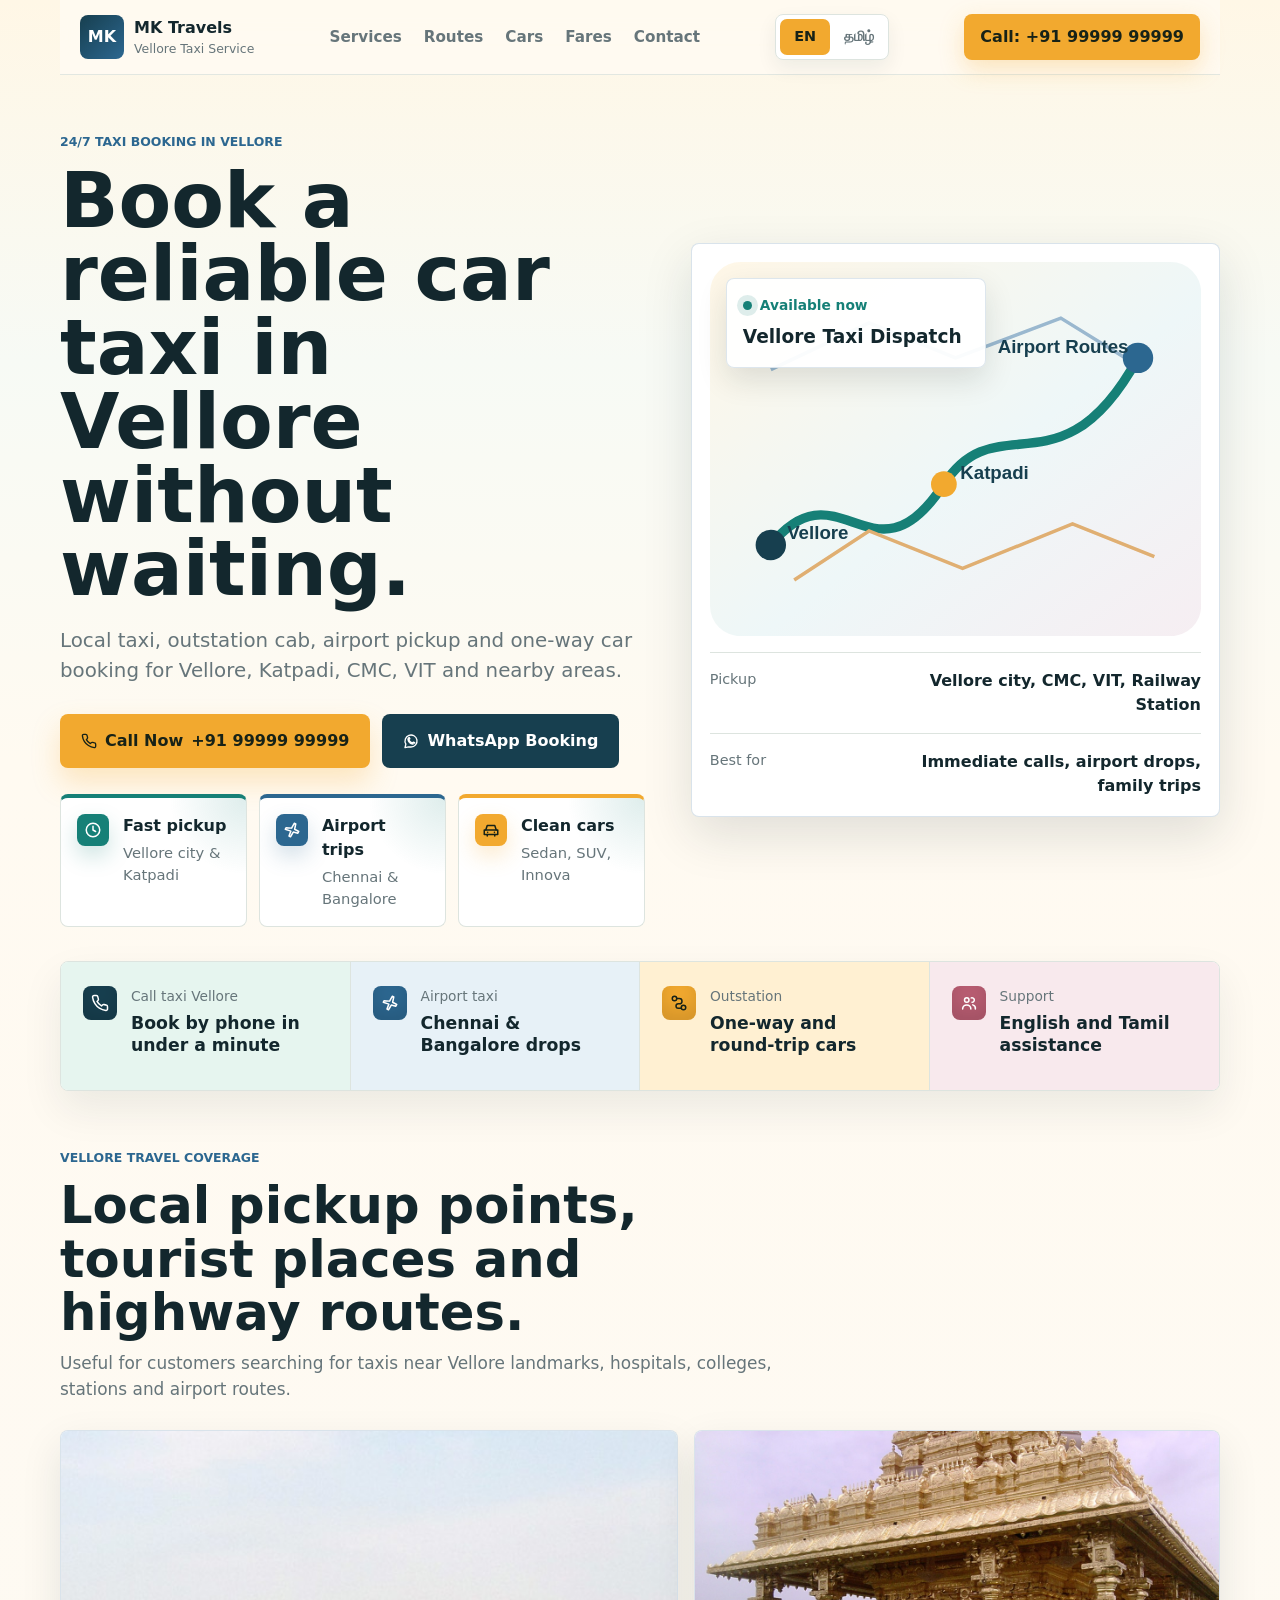
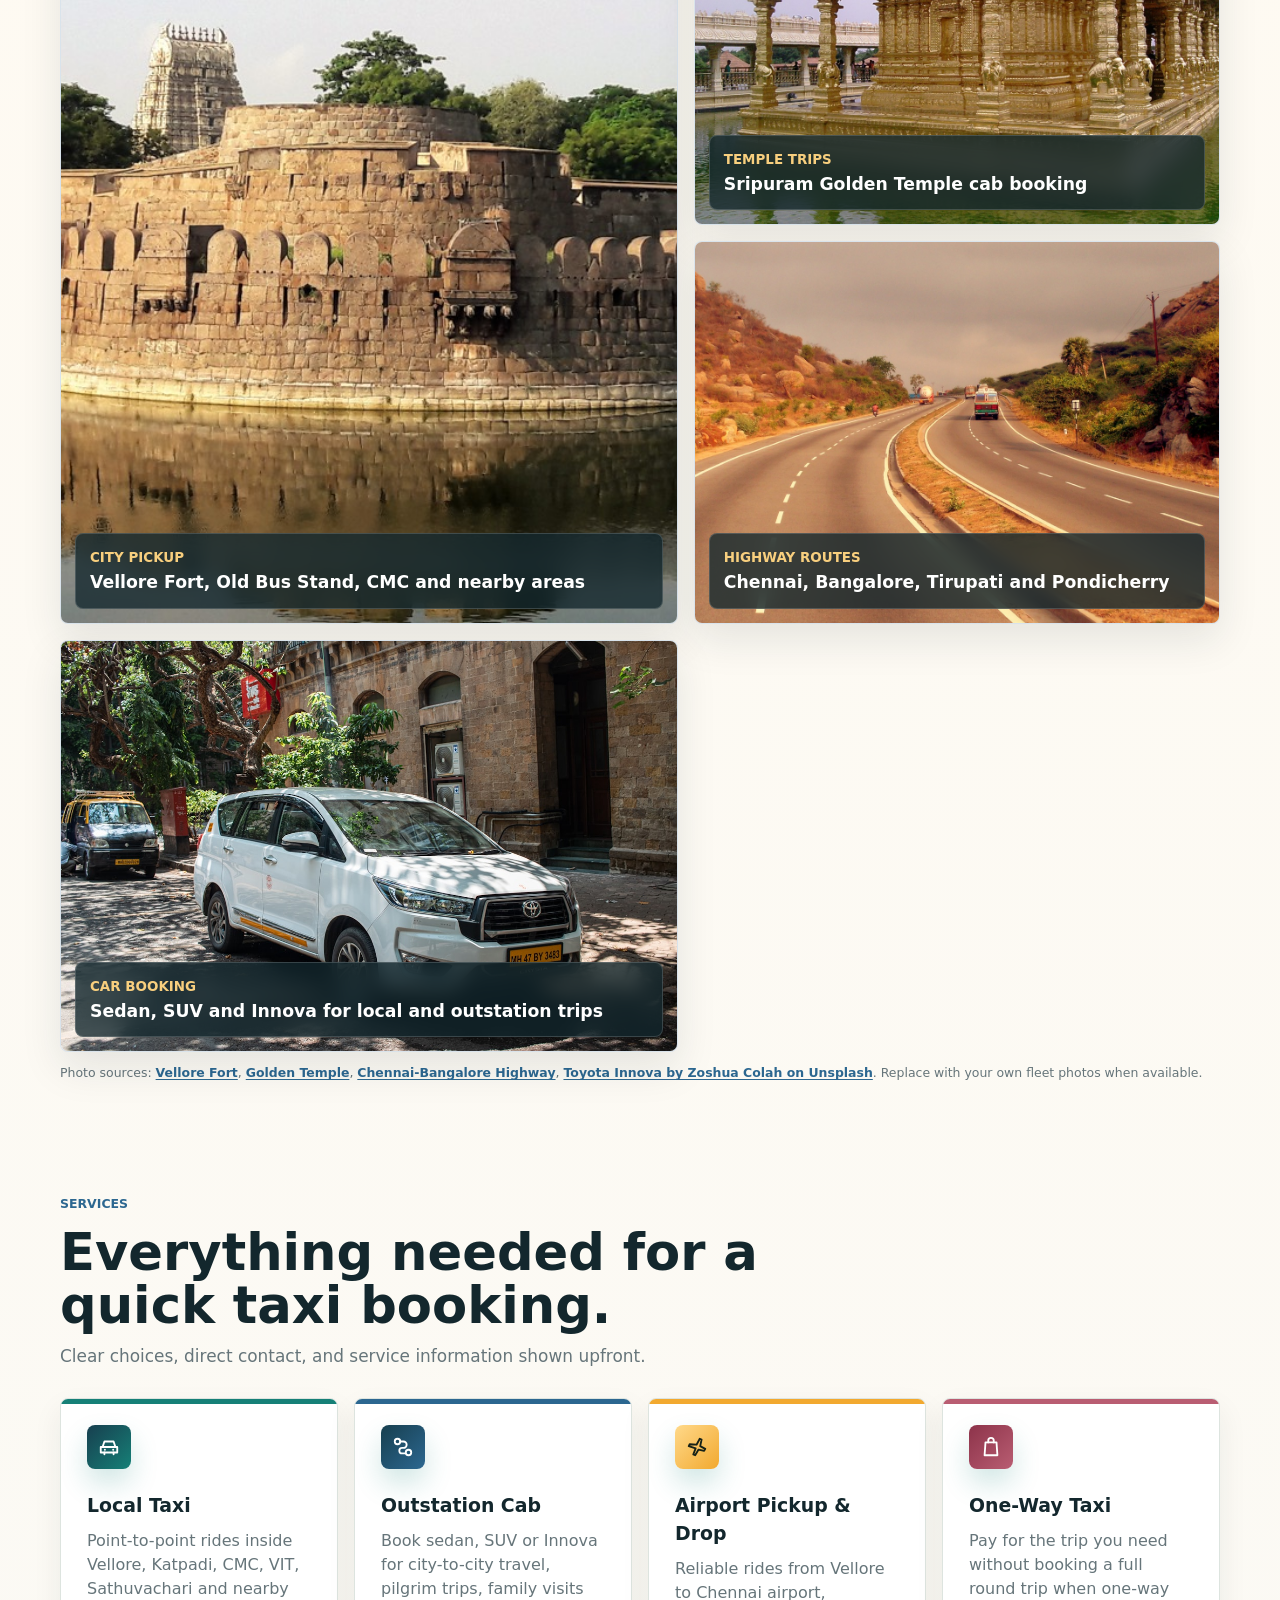
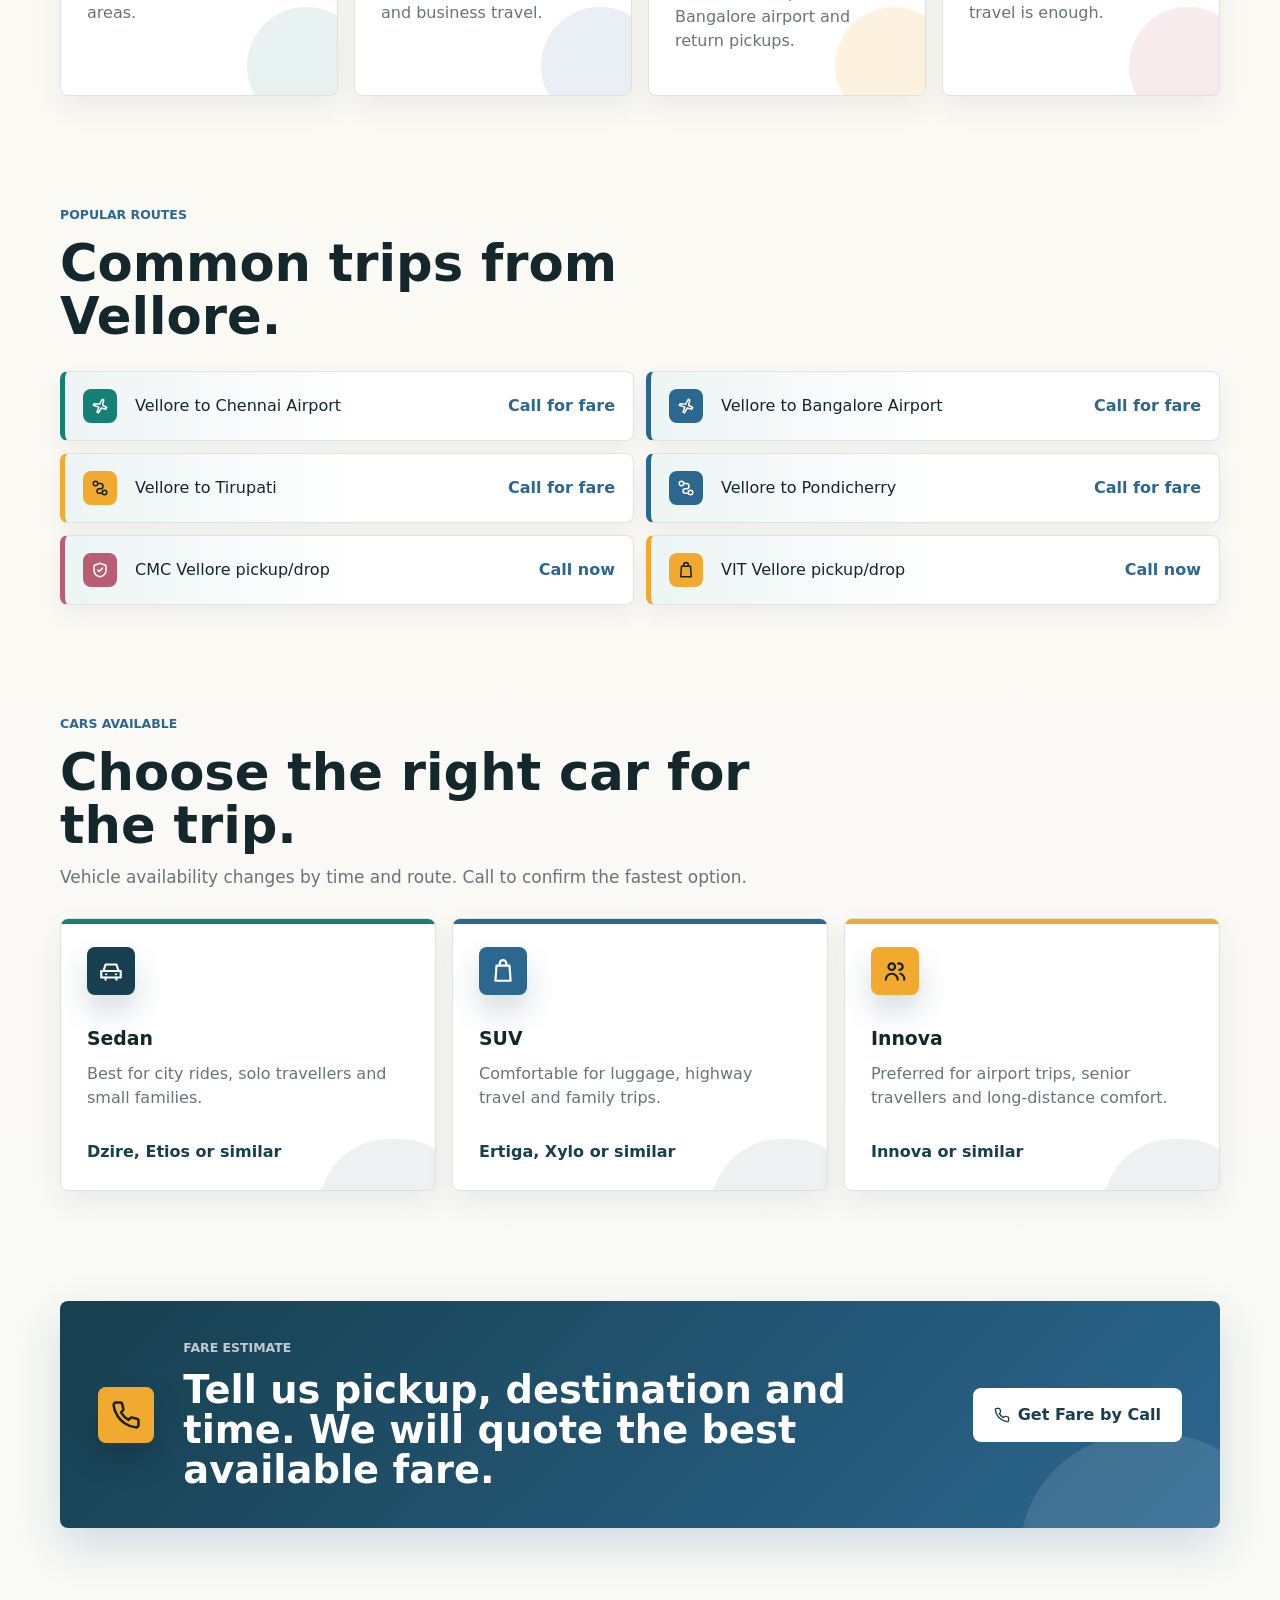
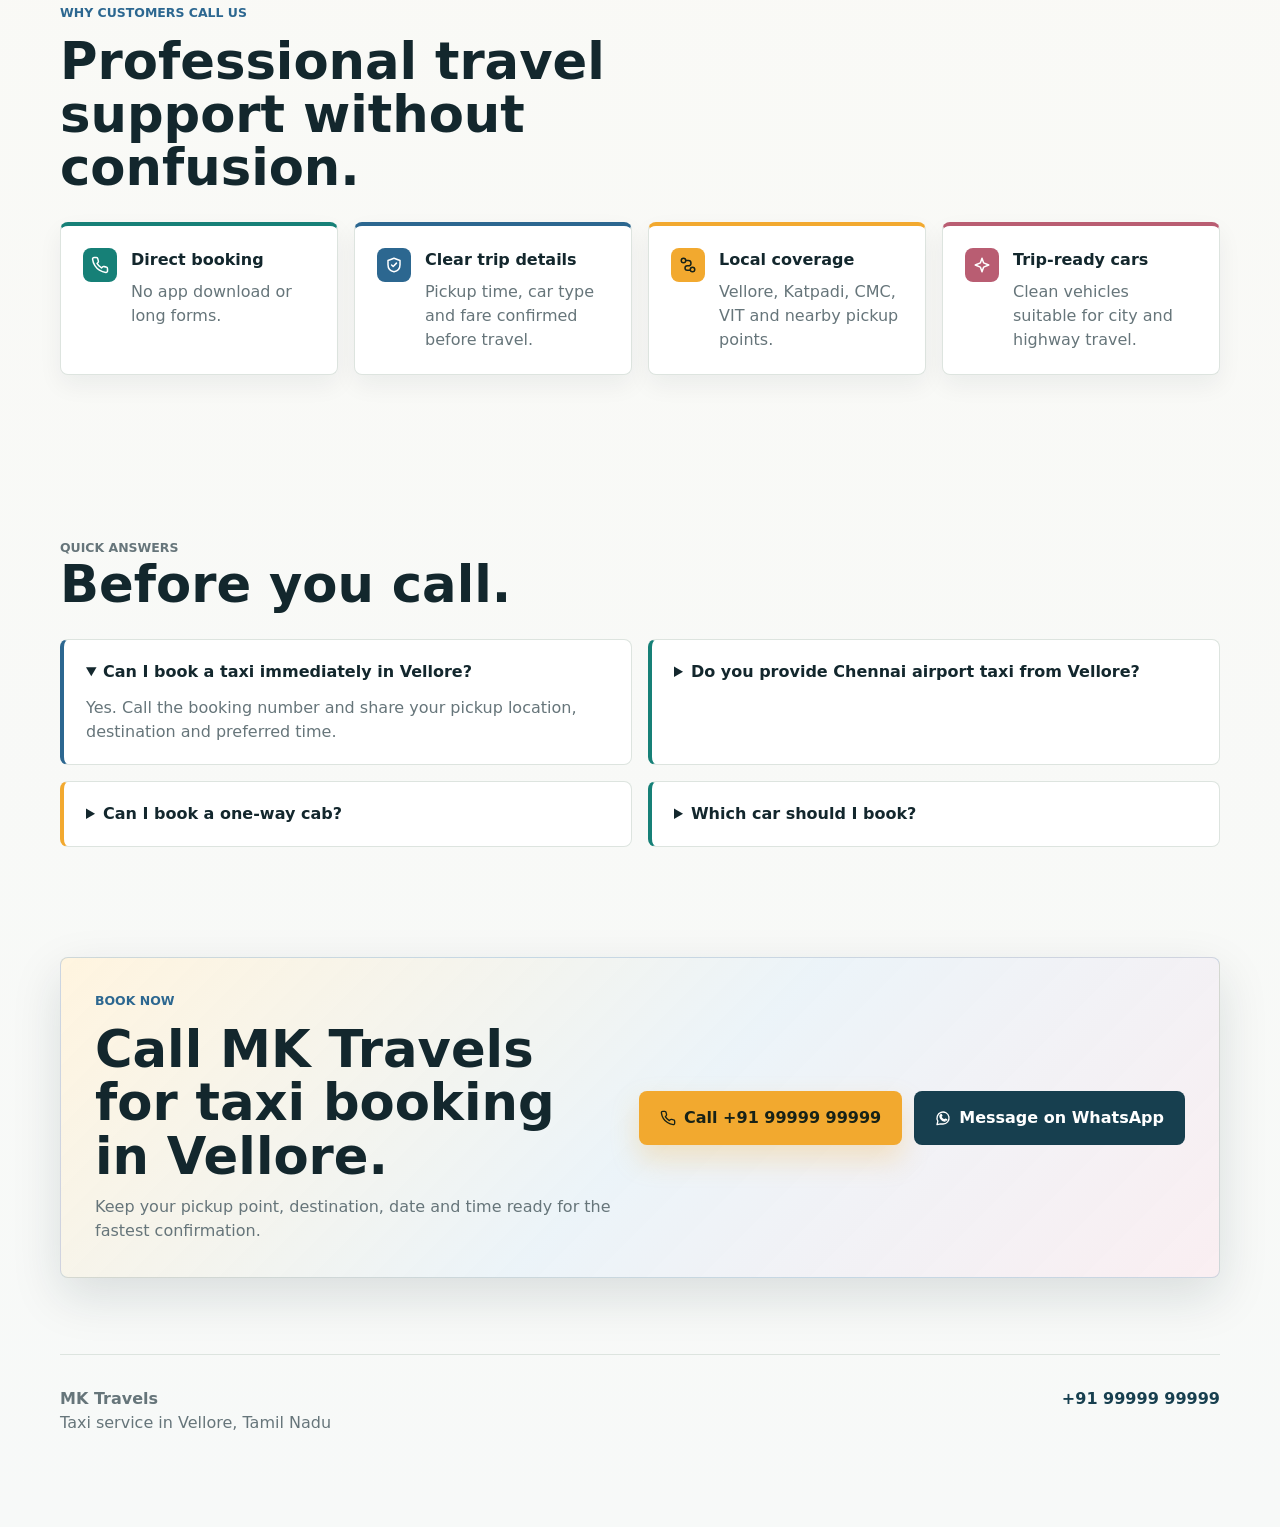
<file: mk travels website/index.html>
<!doctype html>
<html lang="en">
  <head>
    <meta charset="utf-8" />
    <meta name="viewport" content="width=device-width, initial-scale=1" />
    <title>MK Travels Vellore | Call Taxi, Cab Booking &amp; Outstation Car Rental</title>
    <meta
      name="description"
      content="Book a reliable taxi in Vellore with MK Travels. Local cab service, outstation taxi, airport pickup and drop, one-way trips, sedan, SUV and Innova booking. Call now for quick service."
    />
    <meta
      name="keywords"
      content="taxi service in Vellore, call taxi in Vellore, cab booking Vellore, car rental Vellore, Vellore to Chennai airport taxi, outstation taxi Vellore, one way taxi Vellore, airport taxi Vellore"
    />
    <meta name="robots" content="index, follow" />
    <meta name="theme-color" content="#173f4f" />
    <meta property="og:title" content="MK Travels Vellore | Taxi Booking &amp; Car Rental" />
    <meta
      property="og:description"
      content="Fast taxi booking in Vellore for local trips, outstation cabs, airport pickup and one-way travel."
    />
    <meta property="og:type" content="website" />
    <meta property="og:url" content="https://example.com/" />
    <meta name="twitter:card" content="summary" />
    <link rel="canonical" href="https://example.com/" />
    <link rel="alternate" hreflang="en-IN" href="https://example.com/" />
    <link rel="alternate" hreflang="ta-IN" href="https://example.com/ta.html" />
    <link rel="alternate" hreflang="x-default" href="https://example.com/" />
    <link rel="icon" href="assets/favicon.svg" type="image/svg+xml" />
    <link rel="stylesheet" href="styles.css" />
    <script type="application/ld+json">
      {
        "@context": "https://schema.org",
        "@type": "TaxiService",
        "name": "MK Travels",
        "alternateName": ["MK Travels Vellore", "எம் கே டிராவல்ஸ் வேலூர்", "வேலூர் கால் டாக்ஸி"],
        "url": "https://example.com/",
        "telephone": "+91 99999 99999",
        "priceRange": "Call for fare",
        "areaServed": [
          "Vellore",
          "Katpadi",
          "CMC Vellore",
          "VIT Vellore",
          "Ranipet",
          "Chennai Airport",
          "Bangalore Airport"
        ],
        "address": {
          "@type": "PostalAddress",
          "addressLocality": "Vellore",
          "addressRegion": "Tamil Nadu",
          "addressCountry": "IN"
        },
        "openingHoursSpecification": [
          {
            "@type": "OpeningHoursSpecification",
            "dayOfWeek": [
              "Monday",
              "Tuesday",
              "Wednesday",
              "Thursday",
              "Friday",
              "Saturday",
              "Sunday"
            ],
            "opens": "00:00",
            "closes": "23:59"
          }
        ],
        "hasOfferCatalog": {
          "@type": "OfferCatalog",
          "name": "Taxi and car booking services",
          "itemListElement": [
            { "@type": "Offer", "itemOffered": { "@type": "Service", "name": "Local taxi in Vellore" } },
            { "@type": "Offer", "itemOffered": { "@type": "Service", "name": "Outstation taxi from Vellore" } },
            { "@type": "Offer", "itemOffered": { "@type": "Service", "name": "Airport pickup and drop" } },
            { "@type": "Offer", "itemOffered": { "@type": "Service", "name": "One way cab booking" } },
            { "@type": "Offer", "itemOffered": { "@type": "Service", "name": "வேலூர் கால் டாக்ஸி சேவை" } },
            { "@type": "Offer", "itemOffered": { "@type": "Service", "name": "வேலூரில் இருந்து ஏர்போர்ட் டாக்ஸி" } }
          ]
        }
      }
    </script>
  </head>
  <body>
    <svg class="icon-sprite" aria-hidden="true" focusable="false">
      <symbol id="icon-phone" viewBox="0 0 24 24" fill="none" stroke="currentColor" stroke-width="2" stroke-linecap="round" stroke-linejoin="round">
        <path d="M22 16.9v3a2 2 0 0 1-2.2 2 19.8 19.8 0 0 1-8.6-3.1 19.4 19.4 0 0 1-6-6A19.8 19.8 0 0 1 2.1 4.2 2 2 0 0 1 4.1 2h3a2 2 0 0 1 2 1.7c.1 1 .4 1.9.7 2.8a2 2 0 0 1-.5 2.1L8 9.9a16 16 0 0 0 6 6l1.3-1.3a2 2 0 0 1 2.1-.5c.9.3 1.8.6 2.8.7a2 2 0 0 1 1.8 2.1Z" />
      </symbol>
      <symbol id="icon-whatsapp" viewBox="0 0 24 24" fill="none" stroke="currentColor" stroke-width="2" stroke-linecap="round" stroke-linejoin="round">
        <path d="M12 21a9 9 0 1 0-7.7-4.4L3 22l5.5-1.3A9 9 0 0 0 12 21Z" />
        <path d="M8.8 8.7c.2 3 2.5 5.4 5.5 6.2l1.1-1.3 2.1.9c-.4 1.3-1.4 2-2.8 2-3.8-.2-7-3.3-7.3-7.1 0-1.4.7-2.4 2-2.8l.9 2.1-1.5 1Z" />
      </symbol>
      <symbol id="icon-car" viewBox="0 0 24 24" fill="none" stroke="currentColor" stroke-width="2" stroke-linecap="round" stroke-linejoin="round">
        <path d="M5 12 7 6h10l2 6" />
        <path d="M3 12h18v6H3z" />
        <path d="M7 18v2" />
        <path d="M17 18v2" />
        <path d="M7.5 15h.1" />
        <path d="M16.5 15h.1" />
      </symbol>
      <symbol id="icon-plane" viewBox="0 0 24 24" fill="none" stroke="currentColor" stroke-width="2" stroke-linecap="round" stroke-linejoin="round">
        <path d="M10.5 13.5 3 11l1-2 7.5.5L15 3l2 1-1.5 7 5.5 3-1.2 2.2-6.1-1.4L10 21l-2-1 2.5-6.5Z" />
      </symbol>
      <symbol id="icon-route" viewBox="0 0 24 24" fill="none" stroke="currentColor" stroke-width="2" stroke-linecap="round" stroke-linejoin="round">
        <circle cx="6" cy="6" r="3" />
        <circle cx="18" cy="18" r="3" />
        <path d="M9 6h3.5A3.5 3.5 0 0 1 16 9.5v0A3.5 3.5 0 0 1 12.5 13H11a3 3 0 0 0 0 6h4" />
      </symbol>
      <symbol id="icon-shield" viewBox="0 0 24 24" fill="none" stroke="currentColor" stroke-width="2" stroke-linecap="round" stroke-linejoin="round">
        <path d="M12 3 20 6v5.5c0 4.8-3.2 8.4-8 9.5-4.8-1.1-8-4.7-8-9.5V6l8-3Z" />
        <path d="m8.8 12 2.1 2.1 4.4-4.6" />
      </symbol>
      <symbol id="icon-clock" viewBox="0 0 24 24" fill="none" stroke="currentColor" stroke-width="2" stroke-linecap="round" stroke-linejoin="round">
        <circle cx="12" cy="12" r="9" />
        <path d="M12 7v5l3.5 2" />
      </symbol>
      <symbol id="icon-spark" viewBox="0 0 24 24" fill="none" stroke="currentColor" stroke-width="2" stroke-linecap="round" stroke-linejoin="round">
        <path d="M12 3 14.2 9.2 21 12l-6.8 2.8L12 21l-2.2-6.2L3 12l6.8-2.8L12 3Z" />
      </symbol>
      <symbol id="icon-users" viewBox="0 0 24 24" fill="none" stroke="currentColor" stroke-width="2" stroke-linecap="round" stroke-linejoin="round">
        <circle cx="9" cy="8" r="3" />
        <path d="M3.5 20a5.5 5.5 0 0 1 11 0" />
        <path d="M16 11a3 3 0 1 0-1-5.8" />
        <path d="M17 14.5a5 5 0 0 1 3.5 5.5" />
      </symbol>
      <symbol id="icon-bag" viewBox="0 0 24 24" fill="none" stroke="currentColor" stroke-width="2" stroke-linecap="round" stroke-linejoin="round">
        <path d="M6 7h12l1 14H5L6 7Z" />
        <path d="M9 7V5a3 3 0 0 1 6 0v2" />
      </symbol>
    </svg>
    <header class="site-header" data-header>
      <a class="brand" href="#top" aria-label="MK Travels home">
        <span class="brand-mark">MK</span>
        <span>
          <strong>MK Travels</strong>
          <small>Vellore Taxi Service</small>
        </span>
      </a>

      <button class="menu-toggle" type="button" aria-label="Open menu" aria-expanded="false" data-menu-toggle>
        <span></span>
        <span></span>
        <span></span>
      </button>

      <nav class="site-nav" data-nav aria-label="Primary navigation">
        <a href="#services">Services</a>
        <a href="#routes">Routes</a>
        <a href="#fleet">Cars</a>
        <a href="#fares">Fares</a>
        <a href="#contact">Contact</a>
      </nav>

      <div class="language-switch" aria-label="Language switch">
        <a class="is-active" href="index.html" aria-current="page">EN</a>
        <a href="ta.html" lang="ta">தமிழ்</a>
      </div>

      <a class="header-call" href="tel:+919999999999" data-track="header-call">Call: +91 99999 99999</a>
    </header>

    <main id="top">
      <section class="hero section-pad">
        <div class="hero-copy">
          <p class="eyebrow">24/7 taxi booking in Vellore</p>
          <h1>Book a reliable car taxi in Vellore without waiting.</h1>
          <p class="hero-text">
            Local taxi, outstation cab, airport pickup and one-way car booking for Vellore,
            Katpadi, CMC, VIT and nearby areas.
          </p>

          <div class="hero-actions" aria-label="Primary booking actions">
            <a class="btn btn-primary" href="tel:+919999999999" data-track="hero-call">
              <svg class="ui-icon" viewBox="0 0 24 24" aria-hidden="true"><use href="#icon-phone" /></svg>
              Call Now
              <span>+91 99999 99999</span>
            </a>
            <a class="btn btn-secondary" href="https://wa.me/919999999999?text=I%20want%20to%20book%20a%20taxi%20in%20Vellore" data-track="hero-whatsapp">
              <svg class="ui-icon" viewBox="0 0 24 24" aria-hidden="true"><use href="#icon-whatsapp" /></svg>
              WhatsApp Booking
            </a>
          </div>

          <ul class="quick-facts" aria-label="Important service details">
            <li><svg class="feature-icon" viewBox="0 0 24 24" aria-hidden="true"><use href="#icon-clock" /></svg><strong>Fast pickup</strong><span>Vellore city &amp; Katpadi</span></li>
            <li><svg class="feature-icon" viewBox="0 0 24 24" aria-hidden="true"><use href="#icon-plane" /></svg><strong>Airport trips</strong><span>Chennai &amp; Bangalore</span></li>
            <li><svg class="feature-icon" viewBox="0 0 24 24" aria-hidden="true"><use href="#icon-car" /></svg><strong>Clean cars</strong><span>Sedan, SUV, Innova</span></li>
          </ul>
        </div>

        <div class="hero-panel" aria-label="Quick booking summary">
          <div class="dispatch-card">
            <div>
              <span class="status-dot"></span>
              <p>Available now</p>
            </div>
            <strong>Vellore Taxi Dispatch</strong>
          </div>

          <div class="route-visual" aria-hidden="true">
            <svg viewBox="0 0 420 320" role="img">
              <defs>
                <linearGradient id="route-bg" x1="0" x2="1" y1="0" y2="1">
                  <stop offset="0" stop-color="#fff7e7" />
                  <stop offset="0.55" stop-color="#eef7f8" />
                  <stop offset="1" stop-color="#f6eef2" />
                </linearGradient>
              </defs>
              <rect width="420" height="320" rx="26" fill="url(#route-bg)" />
              <path d="M52 242 C110 170 140 282 200 190 C246 120 300 202 366 82" fill="none" stroke="#168077" stroke-width="8" stroke-linecap="round" />
              <path d="M52 92 L136 52 L210 82 L300 48 L368 90" fill="none" stroke="#9ab8cf" stroke-width="3" />
              <path d="M72 272 L136 230 L216 262 L310 224 L380 252" fill="none" stroke="#e0af72" stroke-width="3" />
              <circle cx="52" cy="242" r="13" fill="#173f4f" />
              <circle cx="200" cy="190" r="11" fill="#f2a92f" />
              <circle cx="366" cy="82" r="13" fill="#2c6790" />
              <g fill="#173f4f" font-family="Arial, sans-serif" font-size="16" font-weight="700">
                <text x="66" y="237">Vellore</text>
                <text x="214" y="186">Katpadi</text>
                <text x="246" y="78">Airport Routes</text>
              </g>
            </svg>
          </div>

          <div class="booking-strip">
            <span>Pickup</span>
            <strong>Vellore city, CMC, VIT, Railway Station</strong>
          </div>
          <div class="booking-strip">
            <span>Best for</span>
            <strong>Immediate calls, airport drops, family trips</strong>
          </div>
        </div>
      </section>

      <section class="instant-info" aria-label="Immediate booking information">
        <article>
          <svg class="info-icon" viewBox="0 0 24 24" aria-hidden="true"><use href="#icon-phone" /></svg>
          <span>Call taxi Vellore</span>
          <strong>Book by phone in under a minute</strong>
        </article>
        <article>
          <svg class="info-icon" viewBox="0 0 24 24" aria-hidden="true"><use href="#icon-plane" /></svg>
          <span>Airport taxi</span>
          <strong>Chennai &amp; Bangalore drops</strong>
        </article>
        <article>
          <svg class="info-icon" viewBox="0 0 24 24" aria-hidden="true"><use href="#icon-route" /></svg>
          <span>Outstation</span>
          <strong>One-way and round-trip cars</strong>
        </article>
        <article>
          <svg class="info-icon" viewBox="0 0 24 24" aria-hidden="true"><use href="#icon-users" /></svg>
          <span>Support</span>
          <strong>English and Tamil assistance</strong>
        </article>
      </section>

      <section class="visual-proof section-pad" aria-label="Vellore taxi service coverage">
        <div class="section-head">
          <p class="eyebrow">Vellore travel coverage</p>
          <h2>Local pickup points, tourist places and highway routes.</h2>
          <p>Useful for customers searching for taxis near Vellore landmarks, hospitals, colleges, stations and airport routes.</p>
        </div>

        <div class="image-grid">
          <article class="image-card large">
            <img
              src="assets/vellore-fort.jpg"
              alt="Taxi service near Vellore Fort and central Vellore pickup points"
              width="1200"
              height="675"
              loading="lazy"
              decoding="async"
            />
            <div>
              <span>City pickup</span>
              <strong>Vellore Fort, Old Bus Stand, CMC and nearby areas</strong>
            </div>
          </article>
          <article class="image-card">
            <img
              src="assets/golden-temple.jpg"
              alt="Cab booking for Sripuram Golden Temple Vellore"
              width="1200"
              height="900"
              loading="lazy"
              decoding="async"
            />
            <div>
              <span>Temple trips</span>
              <strong>Sripuram Golden Temple cab booking</strong>
            </div>
          </article>
          <article class="image-card">
            <img
              src="assets/highway-route.jpg"
              alt="Outstation taxi and airport highway routes from Vellore to Chennai and Bangalore"
              width="1200"
              height="871"
              loading="lazy"
              decoding="async"
            />
            <div>
              <span>Highway routes</span>
              <strong>Chennai, Bangalore, Tirupati and Pondicherry</strong>
            </div>
          </article>
          <article class="image-card">
            <img
              src="assets/cab-service.jpg"
              alt="Professional cab service in Vellore with sedan SUV and Innova booking"
              width="1200"
              height="800"
              loading="lazy"
              decoding="async"
            />
            <div>
              <span>Car booking</span>
              <strong>Sedan, SUV and Innova for local and outstation trips</strong>
            </div>
          </article>
        </div>
        <p class="image-credit">
          Photo sources: <a href="https://commons.wikimedia.org/wiki/File:Vellore_Fort_and_Jalakandeswarar_temple_(10).jpg">Vellore Fort</a>,
          <a href="https://commons.wikimedia.org/wiki/File:Golden_Temple,_Vellore,_India.jpg">Golden Temple</a>,
          <a href="https://commons.wikimedia.org/wiki/File:HIghway_Chennai_Bangalore.jpg">Chennai-Bangalore Highway</a>,
          <a href="https://unsplash.com/photos/a-white-car-parked-on-a-city-street-i7iC4G_FjQA">Toyota Innova by Zoshua Colah on Unsplash</a>.
          Replace with your own fleet photos when available.
        </p>
      </section>

      <section id="services" class="section-pad">
        <div class="section-head">
          <p class="eyebrow">Services</p>
          <h2>Everything needed for a quick taxi booking.</h2>
          <p>Clear choices, direct contact, and service information shown upfront.</p>
        </div>

        <div class="service-grid">
          <article class="service-card">
            <span class="icon"><svg viewBox="0 0 24 24" aria-hidden="true"><use href="#icon-car" /></svg></span>
            <h3>Local Taxi</h3>
            <p>Point-to-point rides inside Vellore, Katpadi, CMC, VIT, Sathuvachari and nearby areas.</p>
          </article>
          <article class="service-card">
            <span class="icon"><svg viewBox="0 0 24 24" aria-hidden="true"><use href="#icon-route" /></svg></span>
            <h3>Outstation Cab</h3>
            <p>Book sedan, SUV or Innova for city-to-city travel, pilgrim trips, family visits and business travel.</p>
          </article>
          <article class="service-card">
            <span class="icon"><svg viewBox="0 0 24 24" aria-hidden="true"><use href="#icon-plane" /></svg></span>
            <h3>Airport Pickup &amp; Drop</h3>
            <p>Reliable rides from Vellore to Chennai airport, Bangalore airport and return pickups.</p>
          </article>
          <article class="service-card">
            <span class="icon"><svg viewBox="0 0 24 24" aria-hidden="true"><use href="#icon-bag" /></svg></span>
            <h3>One-Way Taxi</h3>
            <p>Pay for the trip you need without booking a full round trip when one-way travel is enough.</p>
          </article>
        </div>
      </section>

      <section id="routes" class="routes section-pad">
        <div class="section-head compact">
          <p class="eyebrow">Popular routes</p>
          <h2>Common trips from Vellore.</h2>
        </div>

        <div class="route-list">
          <a href="tel:+919999999999" data-track="route-call"><svg class="route-icon" viewBox="0 0 24 24" aria-hidden="true"><use href="#icon-plane" /></svg><span>Vellore to Chennai Airport</span><strong>Call for fare</strong></a>
          <a href="tel:+919999999999" data-track="route-call"><svg class="route-icon" viewBox="0 0 24 24" aria-hidden="true"><use href="#icon-plane" /></svg><span>Vellore to Bangalore Airport</span><strong>Call for fare</strong></a>
          <a href="tel:+919999999999" data-track="route-call"><svg class="route-icon" viewBox="0 0 24 24" aria-hidden="true"><use href="#icon-route" /></svg><span>Vellore to Tirupati</span><strong>Call for fare</strong></a>
          <a href="tel:+919999999999" data-track="route-call"><svg class="route-icon" viewBox="0 0 24 24" aria-hidden="true"><use href="#icon-route" /></svg><span>Vellore to Pondicherry</span><strong>Call for fare</strong></a>
          <a href="tel:+919999999999" data-track="route-call"><svg class="route-icon" viewBox="0 0 24 24" aria-hidden="true"><use href="#icon-shield" /></svg><span>CMC Vellore pickup/drop</span><strong>Call now</strong></a>
          <a href="tel:+919999999999" data-track="route-call"><svg class="route-icon" viewBox="0 0 24 24" aria-hidden="true"><use href="#icon-bag" /></svg><span>VIT Vellore pickup/drop</span><strong>Call now</strong></a>
        </div>
      </section>

      <section id="fleet" class="fleet section-pad">
        <div class="section-head">
          <p class="eyebrow">Cars available</p>
          <h2>Choose the right car for the trip.</h2>
          <p>Vehicle availability changes by time and route. Call to confirm the fastest option.</p>
        </div>

        <div class="fleet-grid">
          <article>
            <svg class="fleet-icon" viewBox="0 0 24 24" aria-hidden="true"><use href="#icon-car" /></svg>
            <h3>Sedan</h3>
            <p>Best for city rides, solo travellers and small families.</p>
            <span>Dzire, Etios or similar</span>
          </article>
          <article>
            <svg class="fleet-icon" viewBox="0 0 24 24" aria-hidden="true"><use href="#icon-bag" /></svg>
            <h3>SUV</h3>
            <p>Comfortable for luggage, highway travel and family trips.</p>
            <span>Ertiga, Xylo or similar</span>
          </article>
          <article>
            <svg class="fleet-icon" viewBox="0 0 24 24" aria-hidden="true"><use href="#icon-users" /></svg>
            <h3>Innova</h3>
            <p>Preferred for airport trips, senior travellers and long-distance comfort.</p>
            <span>Innova or similar</span>
          </article>
        </div>
      </section>

      <section id="fares" class="fare-band">
        <svg class="band-icon" viewBox="0 0 24 24" aria-hidden="true"><use href="#icon-phone" /></svg>
        <div>
          <p class="eyebrow">Fare estimate</p>
          <h2>Tell us pickup, destination and time. We will quote the best available fare.</h2>
        </div>
        <a class="btn btn-light" href="tel:+919999999999" data-track="fare-call"><svg class="ui-icon" viewBox="0 0 24 24" aria-hidden="true"><use href="#icon-phone" /></svg>Get Fare by Call</a>
      </section>

      <section class="why section-pad">
        <div class="section-head compact">
          <p class="eyebrow">Why customers call us</p>
          <h2>Professional travel support without confusion.</h2>
        </div>
        <div class="why-grid">
          <div><svg class="why-icon" viewBox="0 0 24 24" aria-hidden="true"><use href="#icon-phone" /></svg><strong>Direct booking</strong><span>No app download or long forms.</span></div>
          <div><svg class="why-icon" viewBox="0 0 24 24" aria-hidden="true"><use href="#icon-shield" /></svg><strong>Clear trip details</strong><span>Pickup time, car type and fare confirmed before travel.</span></div>
          <div><svg class="why-icon" viewBox="0 0 24 24" aria-hidden="true"><use href="#icon-route" /></svg><strong>Local coverage</strong><span>Vellore, Katpadi, CMC, VIT and nearby pickup points.</span></div>
          <div><svg class="why-icon" viewBox="0 0 24 24" aria-hidden="true"><use href="#icon-spark" /></svg><strong>Trip-ready cars</strong><span>Clean vehicles suitable for city and highway travel.</span></div>
        </div>
      </section>

      <section class="faq section-pad" aria-label="Frequently asked questions">
        <div class="section-head compact">
          <p class="eyebrow">Quick answers</p>
          <h2>Before you call.</h2>
        </div>
        <div class="faq-grid">
          <details open>
            <summary>Can I book a taxi immediately in Vellore?</summary>
            <p>Yes. Call the booking number and share your pickup location, destination and preferred time.</p>
          </details>
          <details>
            <summary>Do you provide Chennai airport taxi from Vellore?</summary>
            <p>Yes. Chennai airport pickup and drop services are available by advance booking.</p>
          </details>
          <details>
            <summary>Can I book a one-way cab?</summary>
            <p>Yes. One-way and round-trip options are available based on route and car availability.</p>
          </details>
          <details>
            <summary>Which car should I book?</summary>
            <p>Sedan works for small trips, SUV is better with luggage, and Innova is recommended for longer highway travel.</p>
          </details>
        </div>
      </section>

      <section id="contact" class="contact section-pad">
        <div class="contact-card">
          <div>
            <p class="eyebrow">Book now</p>
            <h2>Call MK Travels for taxi booking in Vellore.</h2>
            <p>Keep your pickup point, destination, date and time ready for the fastest confirmation.</p>
          </div>
          <div class="contact-actions">
            <a class="btn btn-primary" href="tel:+919999999999" data-track="contact-call"><svg class="ui-icon" viewBox="0 0 24 24" aria-hidden="true"><use href="#icon-phone" /></svg>Call +91 99999 99999</a>
            <a class="btn btn-secondary" href="https://wa.me/919999999999?text=I%20want%20to%20book%20a%20taxi%20in%20Vellore" data-track="contact-whatsapp"><svg class="ui-icon" viewBox="0 0 24 24" aria-hidden="true"><use href="#icon-whatsapp" /></svg>Message on WhatsApp</a>
          </div>
        </div>
      </section>
    </main>

    <footer class="site-footer">
      <div>
        <strong>MK Travels</strong>
        <span>Taxi service in Vellore, Tamil Nadu</span>
      </div>
      <a href="tel:+919999999999" data-track="footer-call">+91 99999 99999</a>
    </footer>

    <div class="mobile-cta" aria-label="Mobile booking actions">
      <a href="tel:+919999999999" data-track="sticky-call">Call Now</a>
      <a href="https://wa.me/919999999999?text=I%20want%20to%20book%20a%20taxi%20in%20Vellore" data-track="sticky-whatsapp">WhatsApp</a>
    </div>

    <script src="script.js"></script>
  </body>
</html>
</file>
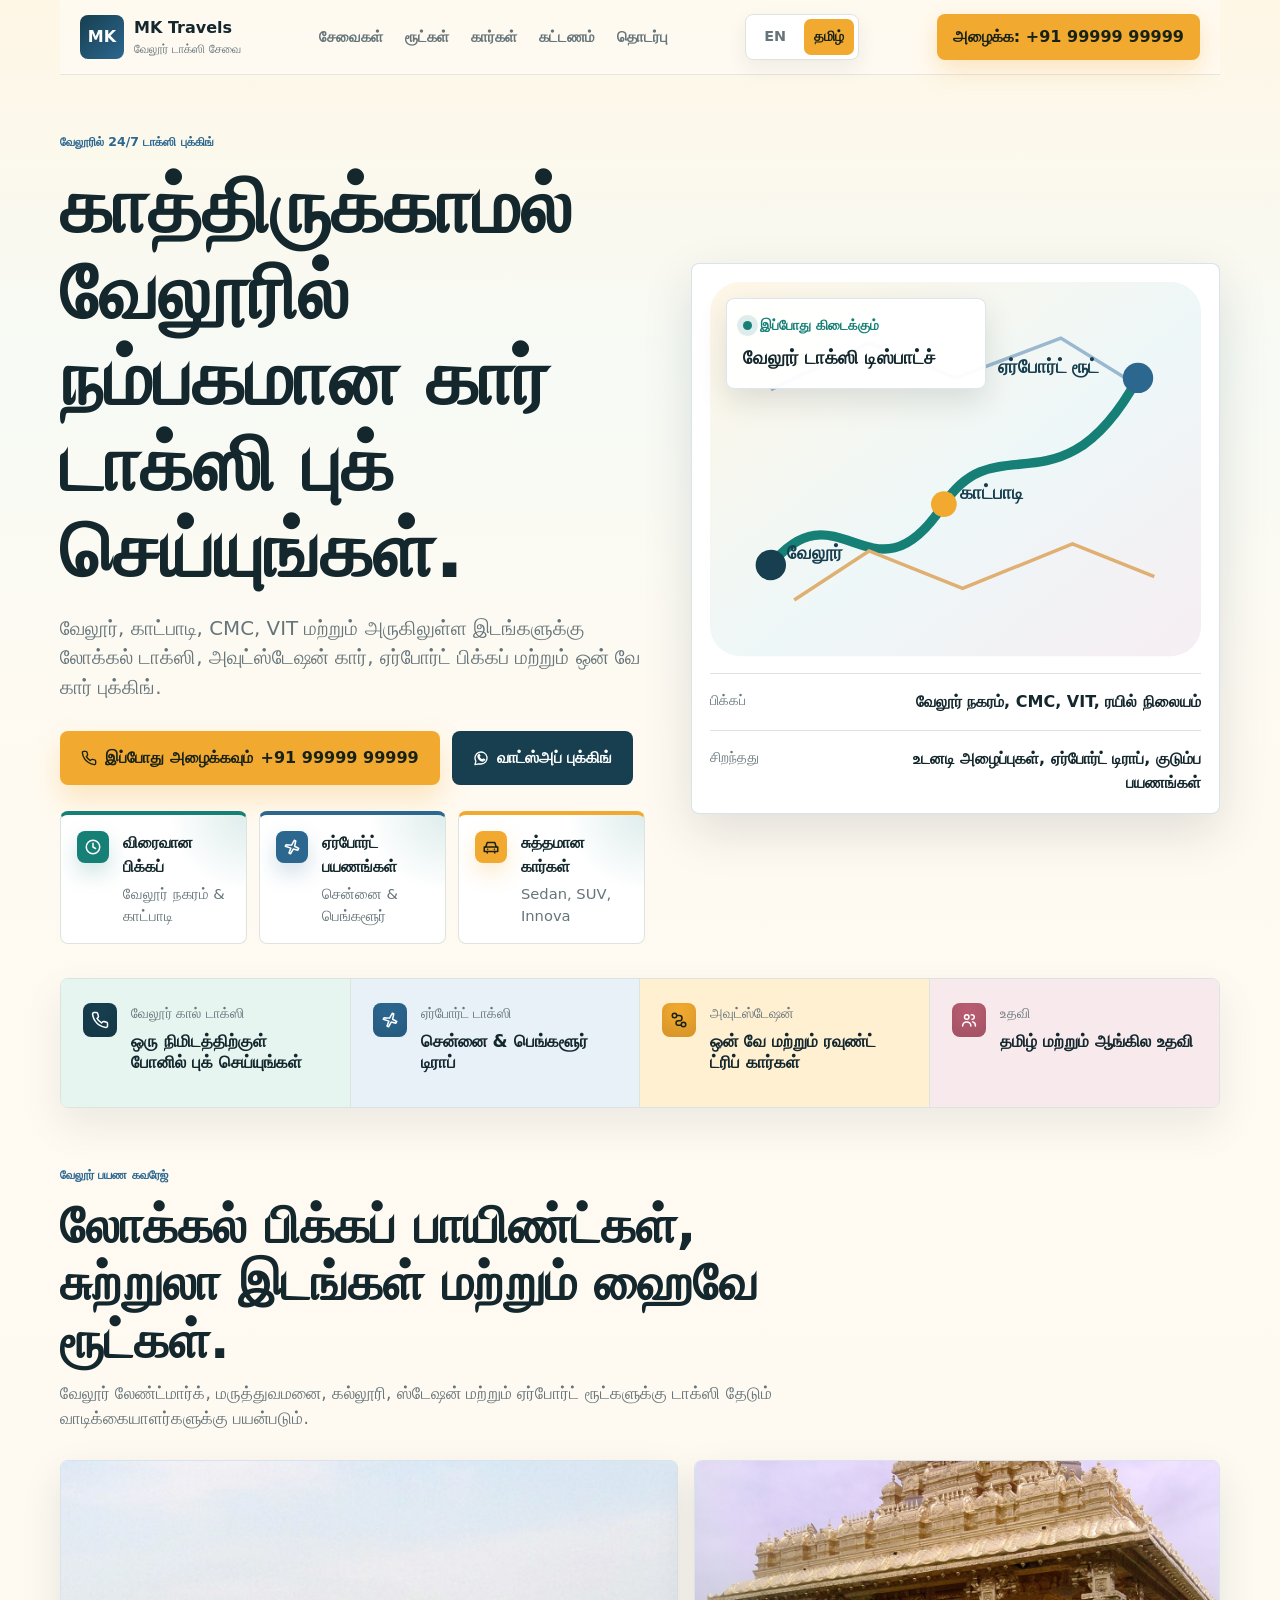
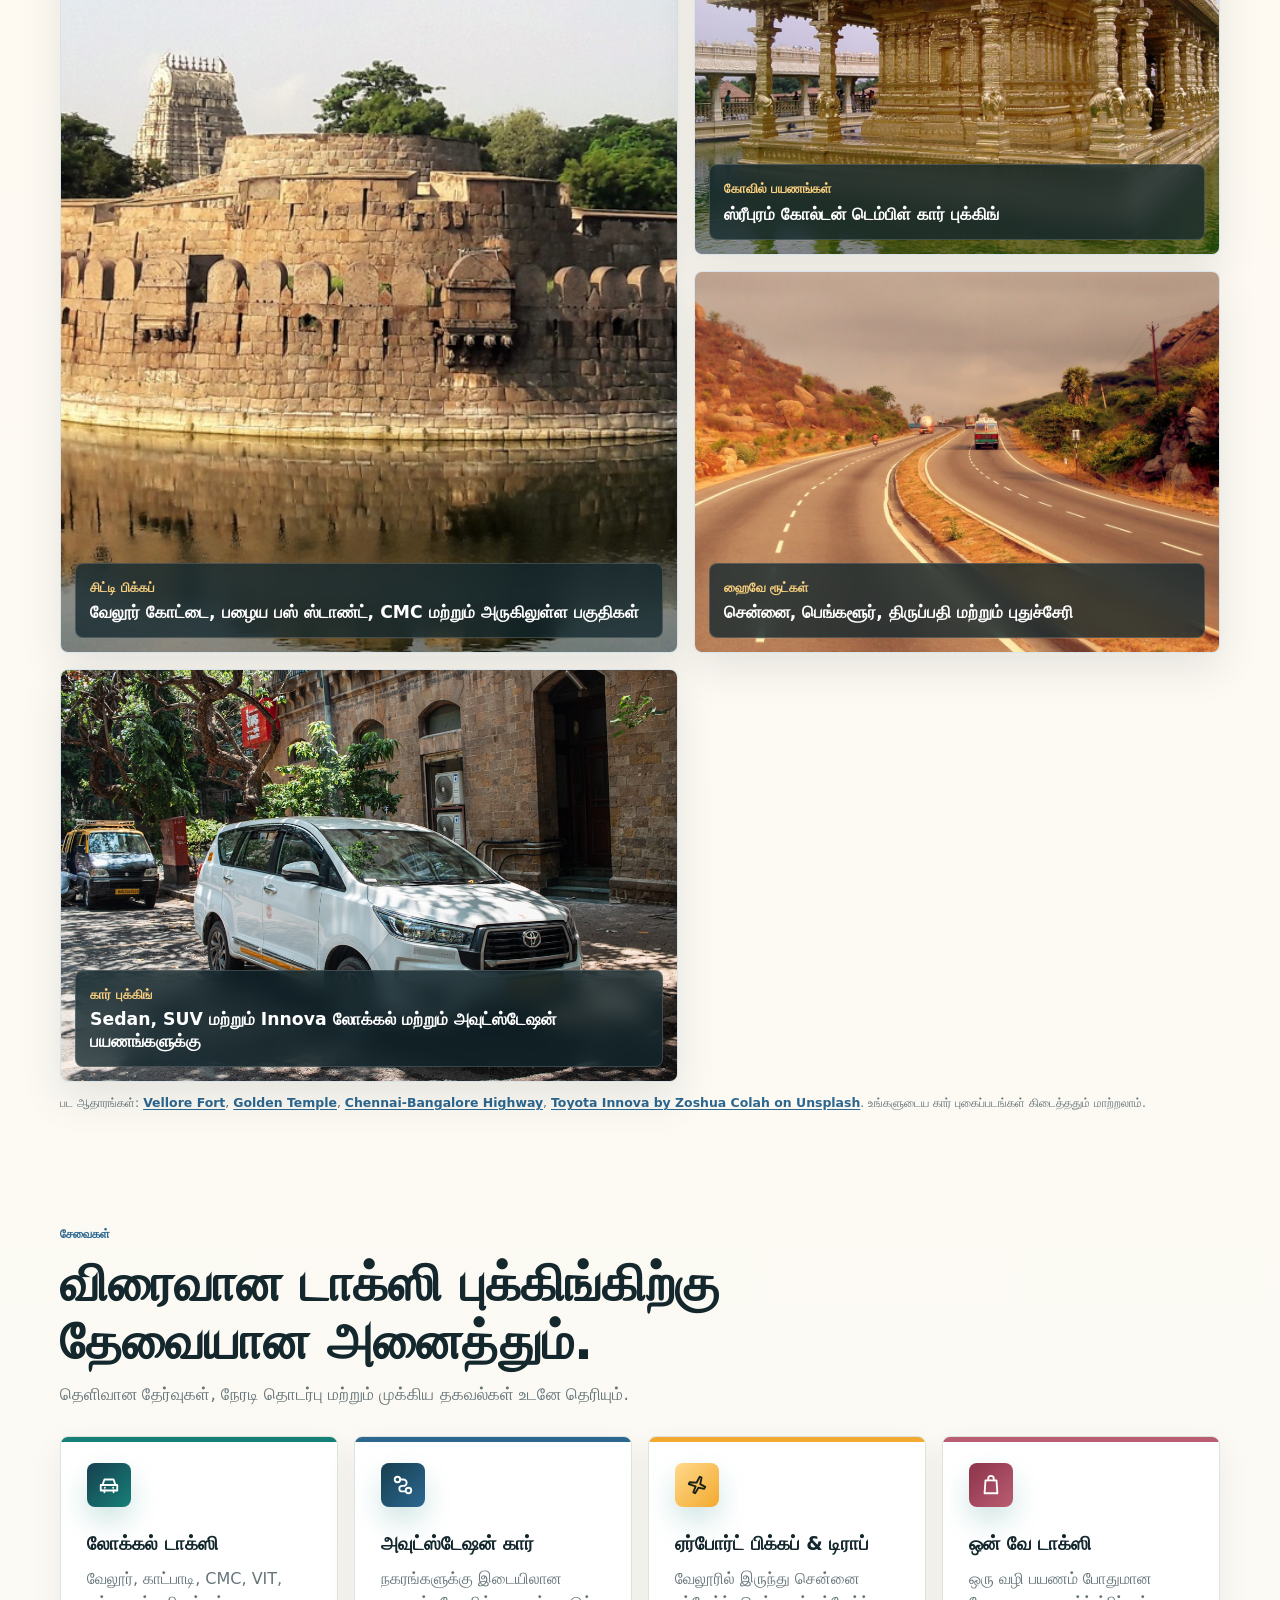
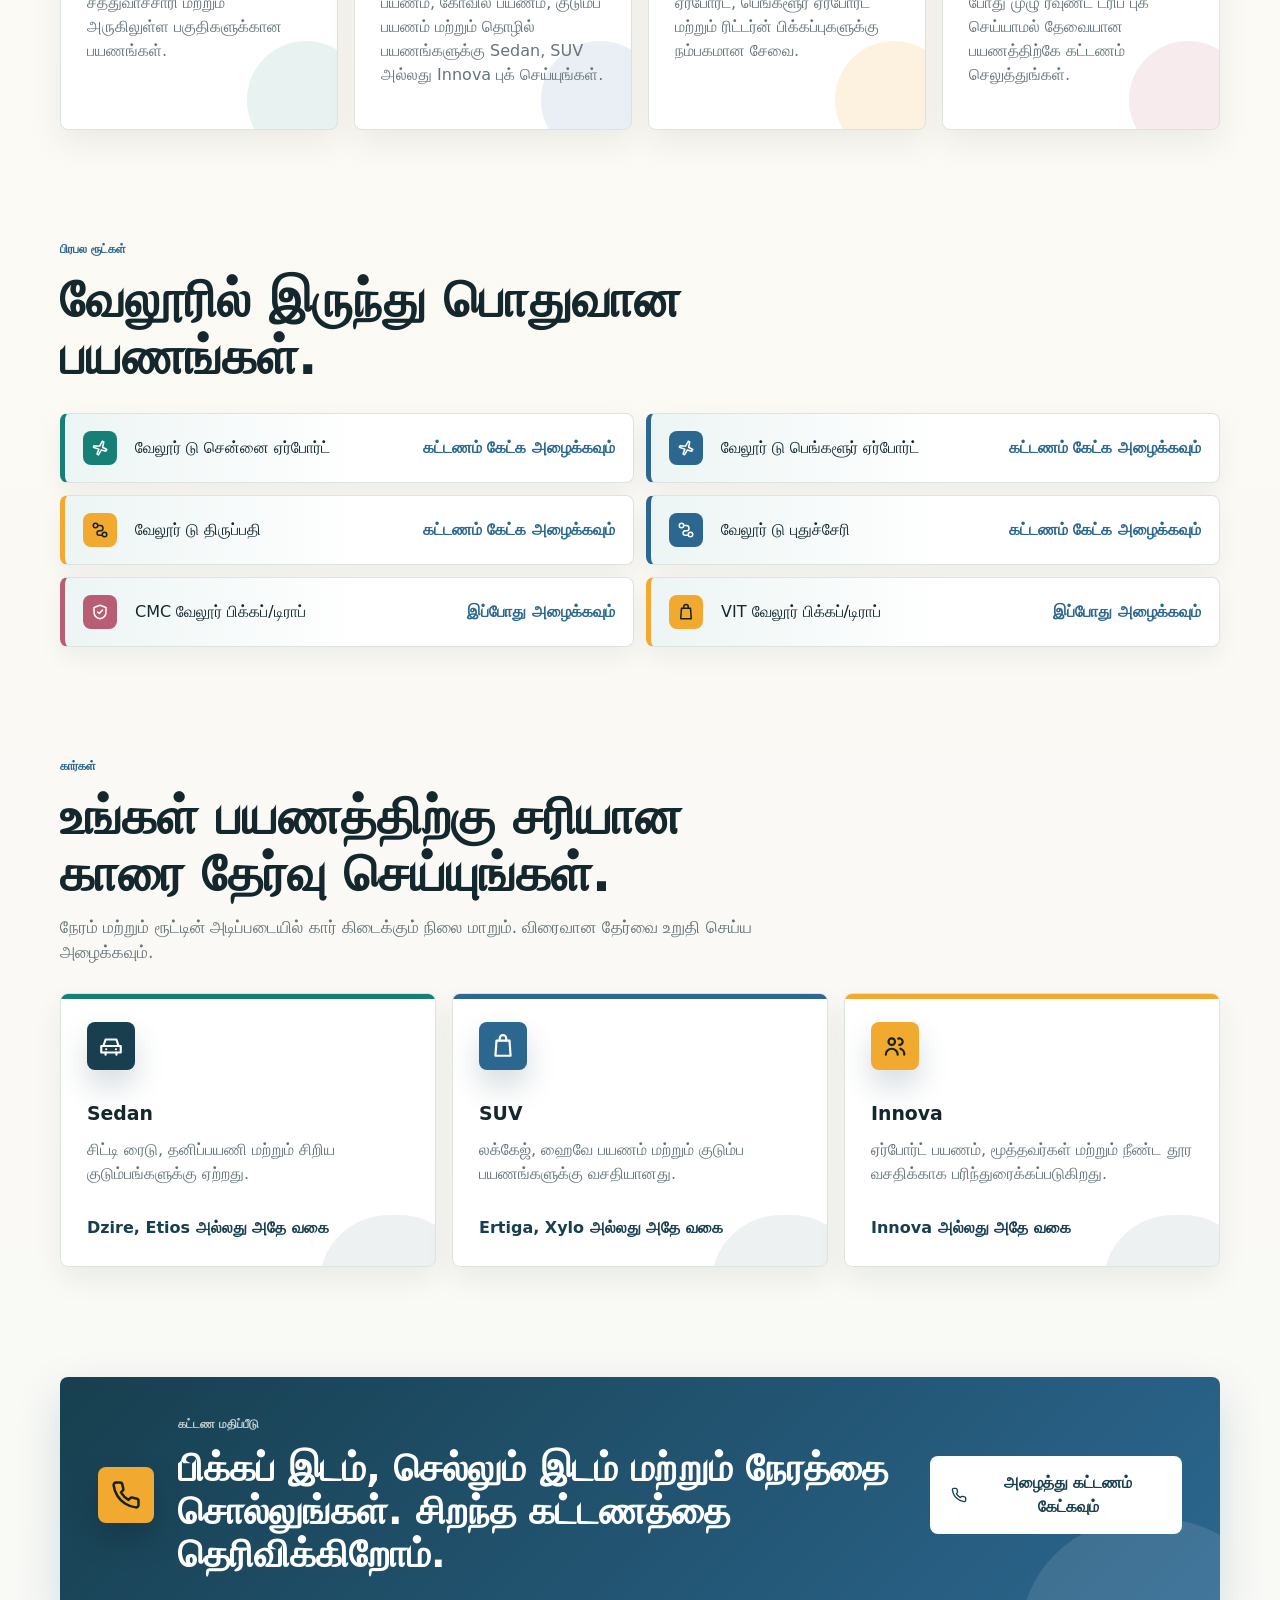
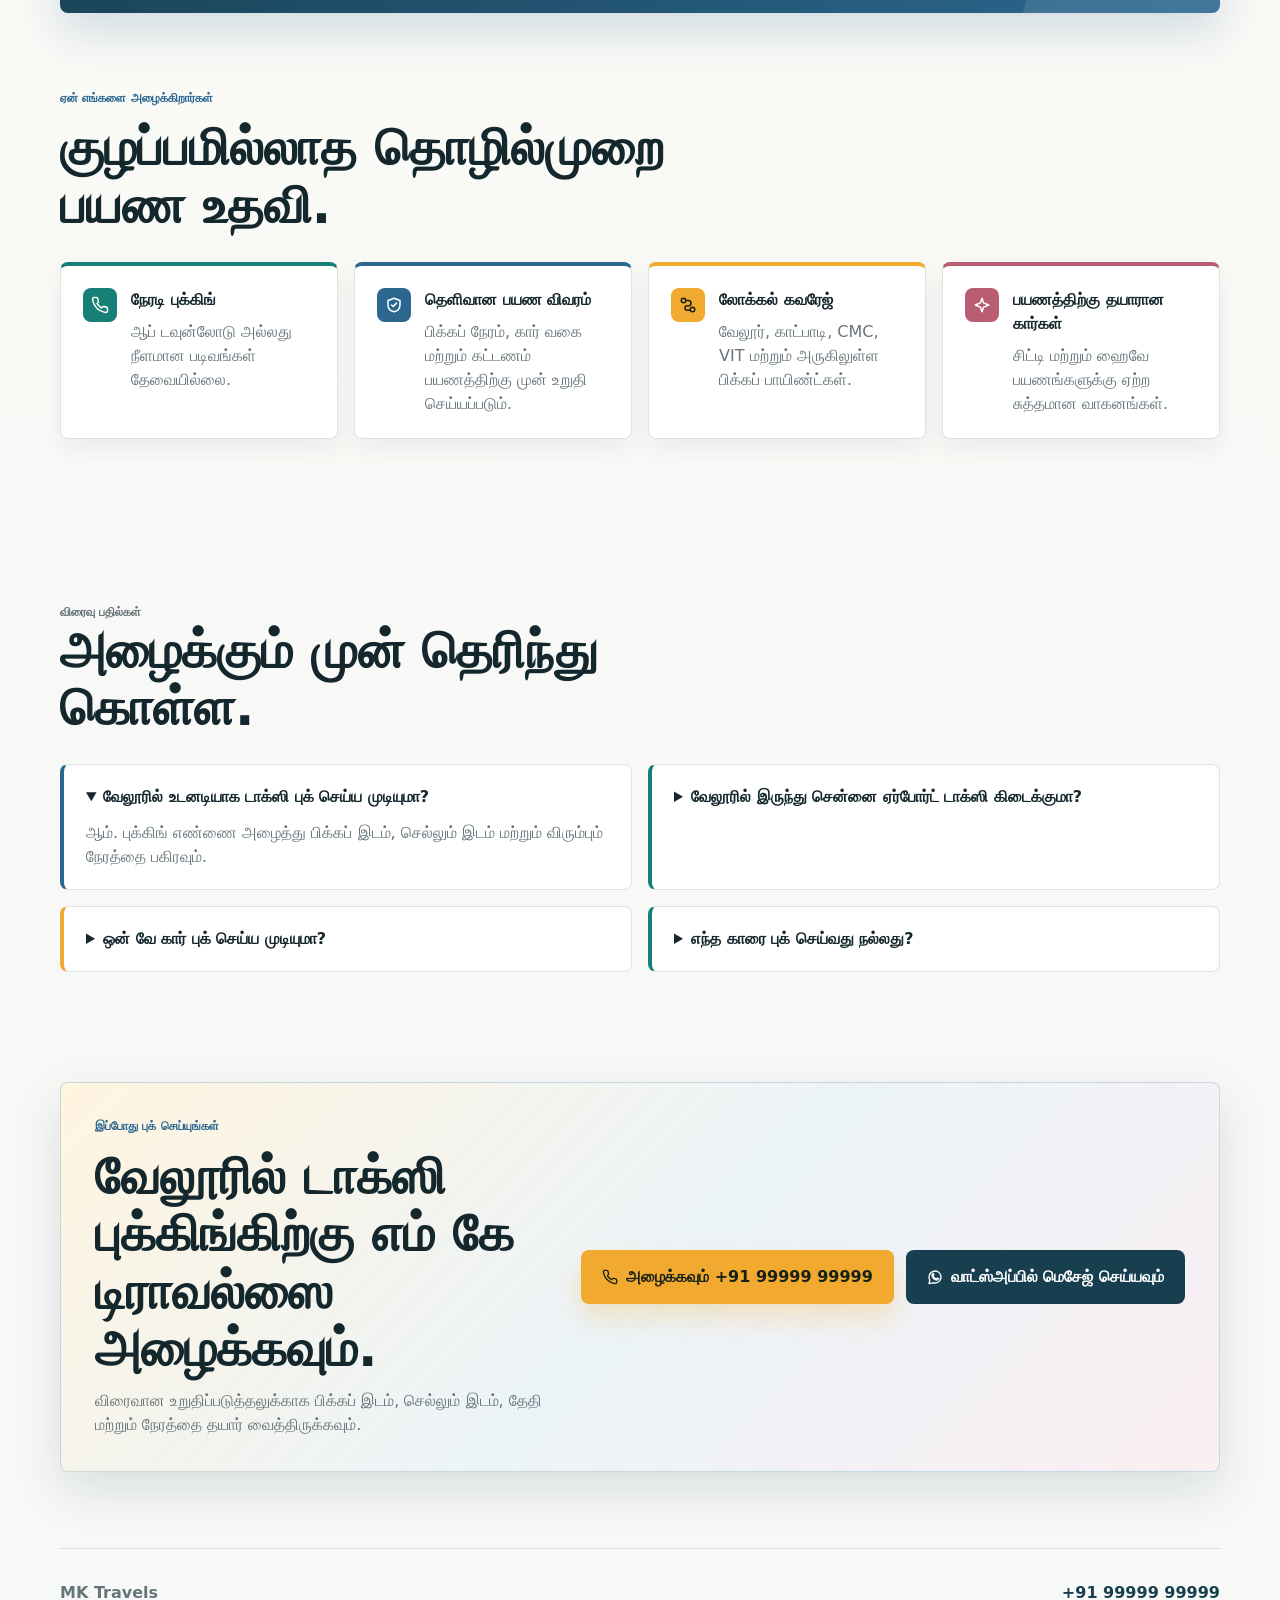
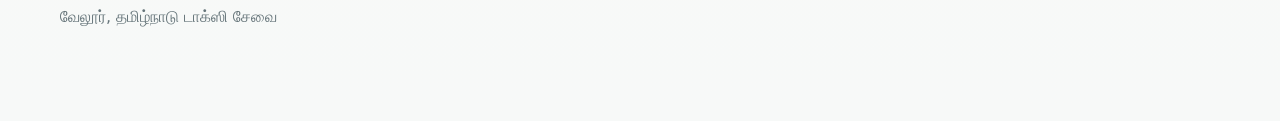
<file: mk travels website/ta.html>
<!doctype html>
<html lang="ta">
  <head>
    <meta charset="utf-8" />
    <meta name="viewport" content="width=device-width, initial-scale=1" />
    <title>எம் கே டிராவல்ஸ் வேலூர் | கால் டாக்ஸி, கார் புக்கிங் &amp; அவுட்ஸ்டேஷன் டாக்ஸி</title>
    <meta
      name="description"
      content="வேலூரில் நம்பகமான கால் டாக்ஸி புக் செய்ய எம் கே டிராவல்ஸை அழைக்கவும். லோக்கல் டாக்ஸி, அவுட்ஸ்டேஷன் கார், ஏர்போர்ட் பிக்கப் டிராப், ஒன் வே டாக்ஸி சேவை."
    />
    <meta
      name="keywords"
      content="வேலூர் டாக்ஸி, வேலூர் கால் டாக்ஸி, வேலூர் கார் புக்கிங், வேலூர் கார் ரென்டல், வேலூர் டு சென்னை ஏர்போர்ட் டாக்ஸி, அவுட்ஸ்டேஷன் டாக்ஸி வேலூர், ஒன் வே டாக்ஸி வேலூர், taxi service in Vellore"
    />
    <meta name="robots" content="index, follow" />
    <meta name="theme-color" content="#173f4f" />
    <meta property="og:title" content="எம் கே டிராவல்ஸ் வேலூர் | டாக்ஸி புக்கிங் &amp; கார் ரென்டல்" />
    <meta
      property="og:description"
      content="வேலூரில் லோக்கல் டாக்ஸி, அவுட்ஸ்டேஷன் கார், ஏர்போர்ட் டாக்ஸி மற்றும் ஒன் வே பயணங்களுக்கு உடனடி புக்கிங்."
    />
    <meta property="og:type" content="website" />
    <meta property="og:url" content="https://example.com/ta.html" />
    <meta name="twitter:card" content="summary" />
    <link rel="canonical" href="https://example.com/ta.html" />
    <link rel="alternate" hreflang="en-IN" href="https://example.com/" />
    <link rel="alternate" hreflang="ta-IN" href="https://example.com/ta.html" />
    <link rel="alternate" hreflang="x-default" href="https://example.com/" />
    <link rel="icon" href="assets/favicon.svg" type="image/svg+xml" />
    <link rel="stylesheet" href="styles.css" />
    <script type="application/ld+json">
      {
        "@context": "https://schema.org",
        "@type": "TaxiService",
        "name": "MK Travels",
        "alternateName": ["MK Travels Vellore", "எம் கே டிராவல்ஸ் வேலூர்", "வேலூர் கால் டாக்ஸி"],
        "url": "https://example.com/ta.html",
        "telephone": "+91 99999 99999",
        "inLanguage": "ta-IN",
        "priceRange": "கட்டணத்திற்கு அழைக்கவும்",
        "areaServed": [
          "Vellore",
          "Katpadi",
          "CMC Vellore",
          "VIT Vellore",
          "Ranipet",
          "Chennai Airport",
          "Bangalore Airport"
        ],
        "address": {
          "@type": "PostalAddress",
          "addressLocality": "Vellore",
          "addressRegion": "Tamil Nadu",
          "addressCountry": "IN"
        },
        "openingHoursSpecification": [
          {
            "@type": "OpeningHoursSpecification",
            "dayOfWeek": [
              "Monday",
              "Tuesday",
              "Wednesday",
              "Thursday",
              "Friday",
              "Saturday",
              "Sunday"
            ],
            "opens": "00:00",
            "closes": "23:59"
          }
        ],
        "hasOfferCatalog": {
          "@type": "OfferCatalog",
          "name": "டாக்ஸி மற்றும் கார் புக்கிங் சேவைகள்",
          "itemListElement": [
            { "@type": "Offer", "itemOffered": { "@type": "Service", "name": "Local taxi in Vellore" } },
            { "@type": "Offer", "itemOffered": { "@type": "Service", "name": "Outstation taxi from Vellore" } },
            { "@type": "Offer", "itemOffered": { "@type": "Service", "name": "Airport pickup and drop" } },
            { "@type": "Offer", "itemOffered": { "@type": "Service", "name": "One way cab booking" } },
            { "@type": "Offer", "itemOffered": { "@type": "Service", "name": "வேலூர் கால் டாக்ஸி சேவை" } },
            { "@type": "Offer", "itemOffered": { "@type": "Service", "name": "வேலூரில் இருந்து ஏர்போர்ட் டாக்ஸி" } }
          ]
        }
      }
    </script>
  </head>
  <body>
    <svg class="icon-sprite" aria-hidden="true" focusable="false">
      <symbol id="icon-phone" viewBox="0 0 24 24" fill="none" stroke="currentColor" stroke-width="2" stroke-linecap="round" stroke-linejoin="round">
        <path d="M22 16.9v3a2 2 0 0 1-2.2 2 19.8 19.8 0 0 1-8.6-3.1 19.4 19.4 0 0 1-6-6A19.8 19.8 0 0 1 2.1 4.2 2 2 0 0 1 4.1 2h3a2 2 0 0 1 2 1.7c.1 1 .4 1.9.7 2.8a2 2 0 0 1-.5 2.1L8 9.9a16 16 0 0 0 6 6l1.3-1.3a2 2 0 0 1 2.1-.5c.9.3 1.8.6 2.8.7a2 2 0 0 1 1.8 2.1Z" />
      </symbol>
      <symbol id="icon-whatsapp" viewBox="0 0 24 24" fill="none" stroke="currentColor" stroke-width="2" stroke-linecap="round" stroke-linejoin="round">
        <path d="M12 21a9 9 0 1 0-7.7-4.4L3 22l5.5-1.3A9 9 0 0 0 12 21Z" />
        <path d="M8.8 8.7c.2 3 2.5 5.4 5.5 6.2l1.1-1.3 2.1.9c-.4 1.3-1.4 2-2.8 2-3.8-.2-7-3.3-7.3-7.1 0-1.4.7-2.4 2-2.8l.9 2.1-1.5 1Z" />
      </symbol>
      <symbol id="icon-car" viewBox="0 0 24 24" fill="none" stroke="currentColor" stroke-width="2" stroke-linecap="round" stroke-linejoin="round">
        <path d="M5 12 7 6h10l2 6" />
        <path d="M3 12h18v6H3z" />
        <path d="M7 18v2" />
        <path d="M17 18v2" />
        <path d="M7.5 15h.1" />
        <path d="M16.5 15h.1" />
      </symbol>
      <symbol id="icon-plane" viewBox="0 0 24 24" fill="none" stroke="currentColor" stroke-width="2" stroke-linecap="round" stroke-linejoin="round">
        <path d="M10.5 13.5 3 11l1-2 7.5.5L15 3l2 1-1.5 7 5.5 3-1.2 2.2-6.1-1.4L10 21l-2-1 2.5-6.5Z" />
      </symbol>
      <symbol id="icon-route" viewBox="0 0 24 24" fill="none" stroke="currentColor" stroke-width="2" stroke-linecap="round" stroke-linejoin="round">
        <circle cx="6" cy="6" r="3" />
        <circle cx="18" cy="18" r="3" />
        <path d="M9 6h3.5A3.5 3.5 0 0 1 16 9.5v0A3.5 3.5 0 0 1 12.5 13H11a3 3 0 0 0 0 6h4" />
      </symbol>
      <symbol id="icon-shield" viewBox="0 0 24 24" fill="none" stroke="currentColor" stroke-width="2" stroke-linecap="round" stroke-linejoin="round">
        <path d="M12 3 20 6v5.5c0 4.8-3.2 8.4-8 9.5-4.8-1.1-8-4.7-8-9.5V6l8-3Z" />
        <path d="m8.8 12 2.1 2.1 4.4-4.6" />
      </symbol>
      <symbol id="icon-clock" viewBox="0 0 24 24" fill="none" stroke="currentColor" stroke-width="2" stroke-linecap="round" stroke-linejoin="round">
        <circle cx="12" cy="12" r="9" />
        <path d="M12 7v5l3.5 2" />
      </symbol>
      <symbol id="icon-spark" viewBox="0 0 24 24" fill="none" stroke="currentColor" stroke-width="2" stroke-linecap="round" stroke-linejoin="round">
        <path d="M12 3 14.2 9.2 21 12l-6.8 2.8L12 21l-2.2-6.2L3 12l6.8-2.8L12 3Z" />
      </symbol>
      <symbol id="icon-users" viewBox="0 0 24 24" fill="none" stroke="currentColor" stroke-width="2" stroke-linecap="round" stroke-linejoin="round">
        <circle cx="9" cy="8" r="3" />
        <path d="M3.5 20a5.5 5.5 0 0 1 11 0" />
        <path d="M16 11a3 3 0 1 0-1-5.8" />
        <path d="M17 14.5a5 5 0 0 1 3.5 5.5" />
      </symbol>
      <symbol id="icon-bag" viewBox="0 0 24 24" fill="none" stroke="currentColor" stroke-width="2" stroke-linecap="round" stroke-linejoin="round">
        <path d="M6 7h12l1 14H5L6 7Z" />
        <path d="M9 7V5a3 3 0 0 1 6 0v2" />
      </symbol>
    </svg>
    <header class="site-header" data-header>
      <a class="brand" href="#top" aria-label="எம் கே டிராவல்ஸ் முகப்பு">
        <span class="brand-mark">MK</span>
        <span>
          <strong>MK Travels</strong>
          <small>வேலூர் டாக்ஸி சேவை</small>
        </span>
      </a>

      <button class="menu-toggle" type="button" aria-label="மெனுவை திற" aria-expanded="false" data-menu-toggle>
        <span></span>
        <span></span>
        <span></span>
      </button>

      <nav class="site-nav" data-nav aria-label="முக்கிய வழிசெலுத்தல்">
        <a href="#services">சேவைகள்</a>
        <a href="#routes">ரூட்கள்</a>
        <a href="#fleet">கார்கள்</a>
        <a href="#fares">கட்டணம்</a>
        <a href="#contact">தொடர்பு</a>
      </nav>

      <div class="language-switch" aria-label="மொழி மாற்று">
        <a href="index.html">EN</a>
        <a class="is-active" href="ta.html" lang="ta" aria-current="page">தமிழ்</a>
      </div>

      <a class="header-call" href="tel:+919999999999" data-track="header-call">அழைக்க: +91 99999 99999</a>
    </header>

    <main id="top">
      <section class="hero section-pad">
        <div class="hero-copy">
          <p class="eyebrow">வேலூரில் 24/7 டாக்ஸி புக்கிங்</p>
          <h1>காத்திருக்காமல் வேலூரில் நம்பகமான கார் டாக்ஸி புக் செய்யுங்கள்.</h1>
          <p class="hero-text">
            வேலூர், காட்பாடி, CMC, VIT மற்றும் அருகிலுள்ள இடங்களுக்கு லோக்கல் டாக்ஸி,
            அவுட்ஸ்டேஷன் கார், ஏர்போர்ட் பிக்கப் மற்றும் ஒன் வே கார் புக்கிங்.
          </p>

          <div class="hero-actions" aria-label="முக்கிய புக்கிங் செயல்கள்">
            <a class="btn btn-primary" href="tel:+919999999999" data-track="hero-call">
              <svg class="ui-icon" viewBox="0 0 24 24" aria-hidden="true"><use href="#icon-phone" /></svg>
              இப்போது அழைக்கவும்
              <span>+91 99999 99999</span>
            </a>
            <a class="btn btn-secondary" href="https://wa.me/919999999999?text=%E0%AE%B5%E0%AF%87%E0%AE%B2%E0%AF%82%E0%AE%B0%E0%AE%BF%E0%AE%B2%E0%AF%8D%20%E0%AE%9F%E0%AE%BE%E0%AE%95%E0%AF%8D%E0%AE%B8%E0%AE%BF%20%E0%AE%AA%E0%AF%81%E0%AE%95%E0%AF%8D%20%E0%AE%9A%E0%AF%86%E0%AE%AF%E0%AF%8D%E0%AE%AF%20%E0%AE%B5%E0%AF%87%E0%AE%A3%E0%AF%8D%E0%AE%9F%E0%AF%81%E0%AE%AE%E0%AF%8D" data-track="hero-whatsapp">
              <svg class="ui-icon" viewBox="0 0 24 24" aria-hidden="true"><use href="#icon-whatsapp" /></svg>
              வாட்ஸ்அப் புக்கிங்
            </a>
          </div>

          <ul class="quick-facts" aria-label="முக்கிய சேவை விவரங்கள்">
            <li><svg class="feature-icon" viewBox="0 0 24 24" aria-hidden="true"><use href="#icon-clock" /></svg><strong>விரைவான பிக்கப்</strong><span>வேலூர் நகரம் &amp; காட்பாடி</span></li>
            <li><svg class="feature-icon" viewBox="0 0 24 24" aria-hidden="true"><use href="#icon-plane" /></svg><strong>ஏர்போர்ட் பயணங்கள்</strong><span>சென்னை &amp; பெங்களூர்</span></li>
            <li><svg class="feature-icon" viewBox="0 0 24 24" aria-hidden="true"><use href="#icon-car" /></svg><strong>சுத்தமான கார்கள்</strong><span>Sedan, SUV, Innova</span></li>
          </ul>
        </div>

        <div class="hero-panel" aria-label="விரைவு புக்கிங் சுருக்கம்">
          <div class="dispatch-card">
            <div>
              <span class="status-dot"></span>
              <p>இப்போது கிடைக்கும்</p>
            </div>
            <strong>வேலூர் டாக்ஸி டிஸ்பாட்ச்</strong>
          </div>

          <div class="route-visual" aria-hidden="true">
            <svg viewBox="0 0 420 320" role="img">
              <defs>
                <linearGradient id="route-bg" x1="0" x2="1" y1="0" y2="1">
                  <stop offset="0" stop-color="#fff7e7" />
                  <stop offset="0.55" stop-color="#eef7f8" />
                  <stop offset="1" stop-color="#f6eef2" />
                </linearGradient>
              </defs>
              <rect width="420" height="320" rx="26" fill="url(#route-bg)" />
              <path d="M52 242 C110 170 140 282 200 190 C246 120 300 202 366 82" fill="none" stroke="#168077" stroke-width="8" stroke-linecap="round" />
              <path d="M52 92 L136 52 L210 82 L300 48 L368 90" fill="none" stroke="#9ab8cf" stroke-width="3" />
              <path d="M72 272 L136 230 L216 262 L310 224 L380 252" fill="none" stroke="#e0af72" stroke-width="3" />
              <circle cx="52" cy="242" r="13" fill="#173f4f" />
              <circle cx="200" cy="190" r="11" fill="#f2a92f" />
              <circle cx="366" cy="82" r="13" fill="#2c6790" />
              <g fill="#173f4f" font-family="Arial, sans-serif" font-size="16" font-weight="700">
                <text x="66" y="237">வேலூர்</text>
                <text x="214" y="186">காட்பாடி</text>
                <text x="246" y="78">ஏர்போர்ட் ரூட்</text>
              </g>
            </svg>
          </div>

          <div class="booking-strip">
            <span>பிக்கப்</span>
            <strong>வேலூர் நகரம், CMC, VIT, ரயில் நிலையம்</strong>
          </div>
          <div class="booking-strip">
            <span>சிறந்தது</span>
            <strong>உடனடி அழைப்புகள், ஏர்போர்ட் டிராப், குடும்ப பயணங்கள்</strong>
          </div>
        </div>
      </section>

      <section class="instant-info" aria-label="உடனடி புக்கிங் தகவல்">
        <article>
          <svg class="info-icon" viewBox="0 0 24 24" aria-hidden="true"><use href="#icon-phone" /></svg>
          <span>வேலூர் கால் டாக்ஸி</span>
          <strong>ஒரு நிமிடத்திற்குள் போனில் புக் செய்யுங்கள்</strong>
        </article>
        <article>
          <svg class="info-icon" viewBox="0 0 24 24" aria-hidden="true"><use href="#icon-plane" /></svg>
          <span>ஏர்போர்ட் டாக்ஸி</span>
          <strong>சென்னை &amp; பெங்களூர் டிராப்</strong>
        </article>
        <article>
          <svg class="info-icon" viewBox="0 0 24 24" aria-hidden="true"><use href="#icon-route" /></svg>
          <span>அவுட்ஸ்டேஷன்</span>
          <strong>ஒன் வே மற்றும் ரவுண்ட் ட்ரிப் கார்கள்</strong>
        </article>
        <article>
          <svg class="info-icon" viewBox="0 0 24 24" aria-hidden="true"><use href="#icon-users" /></svg>
          <span>உதவி</span>
          <strong>தமிழ் மற்றும் ஆங்கில உதவி</strong>
        </article>
      </section>

      <section class="visual-proof section-pad" aria-label="வேலூர் டாக்ஸி சேவை கவரேஜ்">
        <div class="section-head">
          <p class="eyebrow">வேலூர் பயண கவரேஜ்</p>
          <h2>லோக்கல் பிக்கப் பாயிண்ட்கள், சுற்றுலா இடங்கள் மற்றும் ஹைவே ரூட்கள்.</h2>
          <p>வேலூர் லேண்ட்மார்க், மருத்துவமனை, கல்லூரி, ஸ்டேஷன் மற்றும் ஏர்போர்ட் ரூட்களுக்கு டாக்ஸி தேடும் வாடிக்கையாளர்களுக்கு பயன்படும்.</p>
        </div>

        <div class="image-grid">
          <article class="image-card large">
            <img
              src="assets/vellore-fort.jpg"
              alt="வேலூர் கோட்டை மற்றும் வேலூர் நகர பிக்கப் பாயிண்ட்களுக்கு டாக்ஸி சேவை"
              width="1200"
              height="675"
              loading="lazy"
              decoding="async"
            />
            <div>
              <span>சிட்டி பிக்கப்</span>
              <strong>வேலூர் கோட்டை, பழைய பஸ் ஸ்டாண்ட், CMC மற்றும் அருகிலுள்ள பகுதிகள்</strong>
            </div>
          </article>
          <article class="image-card">
            <img
              src="assets/golden-temple.jpg"
              alt="ஸ்ரீபுரம் கோல்டன் டெம்பிள் வேலூருக்கு கார் டாக்ஸி புக்கிங்"
              width="1200"
              height="900"
              loading="lazy"
              decoding="async"
            />
            <div>
              <span>கோவில் பயணங்கள்</span>
              <strong>ஸ்ரீபுரம் கோல்டன் டெம்பிள் கார் புக்கிங்</strong>
            </div>
          </article>
          <article class="image-card">
            <img
              src="assets/highway-route.jpg"
              alt="வேலூரில் இருந்து சென்னை மற்றும் பெங்களூருக்கு அவுட்ஸ்டேஷன் டாக்ஸி ஹைவே ரூட்கள்"
              width="1200"
              height="871"
              loading="lazy"
              decoding="async"
            />
            <div>
              <span>ஹைவே ரூட்கள்</span>
              <strong>சென்னை, பெங்களூர், திருப்பதி மற்றும் புதுச்சேரி</strong>
            </div>
          </article>
          <article class="image-card">
            <img
              src="assets/cab-service.jpg"
              alt="வேலூரில் Sedan SUV Innova தொழில்முறை கார் டாக்ஸி சேவை"
              width="1200"
              height="800"
              loading="lazy"
              decoding="async"
            />
            <div>
              <span>கார் புக்கிங்</span>
              <strong>Sedan, SUV மற்றும் Innova லோக்கல் மற்றும் அவுட்ஸ்டேஷன் பயணங்களுக்கு</strong>
            </div>
          </article>
        </div>
        <p class="image-credit">
          பட ஆதாரங்கள்: <a href="https://commons.wikimedia.org/wiki/File:Vellore_Fort_and_Jalakandeswarar_temple_(10).jpg">Vellore Fort</a>,
          <a href="https://commons.wikimedia.org/wiki/File:Golden_Temple,_Vellore,_India.jpg">Golden Temple</a>,
          <a href="https://commons.wikimedia.org/wiki/File:HIghway_Chennai_Bangalore.jpg">Chennai-Bangalore Highway</a>,
          <a href="https://unsplash.com/photos/a-white-car-parked-on-a-city-street-i7iC4G_FjQA">Toyota Innova by Zoshua Colah on Unsplash</a>.
          உங்களுடைய கார் புகைப்படங்கள் கிடைத்ததும் மாற்றலாம்.
        </p>
      </section>

      <section id="services" class="section-pad">
        <div class="section-head">
          <p class="eyebrow">சேவைகள்</p>
          <h2>விரைவான டாக்ஸி புக்கிங்கிற்கு தேவையான அனைத்தும்.</h2>
          <p>தெளிவான தேர்வுகள், நேரடி தொடர்பு மற்றும் முக்கிய தகவல்கள் உடனே தெரியும்.</p>
        </div>

        <div class="service-grid">
          <article class="service-card">
            <span class="icon"><svg viewBox="0 0 24 24" aria-hidden="true"><use href="#icon-car" /></svg></span>
            <h3>லோக்கல் டாக்ஸி</h3>
            <p>வேலூர், காட்பாடி, CMC, VIT, சத்துவாச்சாரி மற்றும் அருகிலுள்ள பகுதிகளுக்கான பயணங்கள்.</p>
          </article>
          <article class="service-card">
            <span class="icon"><svg viewBox="0 0 24 24" aria-hidden="true"><use href="#icon-route" /></svg></span>
            <h3>அவுட்ஸ்டேஷன் கார்</h3>
            <p>நகரங்களுக்கு இடையிலான பயணம், கோவில் பயணம், குடும்ப பயணம் மற்றும் தொழில் பயணங்களுக்கு Sedan, SUV அல்லது Innova புக் செய்யுங்கள்.</p>
          </article>
          <article class="service-card">
            <span class="icon"><svg viewBox="0 0 24 24" aria-hidden="true"><use href="#icon-plane" /></svg></span>
            <h3>ஏர்போர்ட் பிக்கப் &amp; டிராப்</h3>
            <p>வேலூரில் இருந்து சென்னை ஏர்போர்ட், பெங்களூர் ஏர்போர்ட் மற்றும் ரிட்டர்ன் பிக்கப்புகளுக்கு நம்பகமான சேவை.</p>
          </article>
          <article class="service-card">
            <span class="icon"><svg viewBox="0 0 24 24" aria-hidden="true"><use href="#icon-bag" /></svg></span>
            <h3>ஒன் வே டாக்ஸி</h3>
            <p>ஒரு வழி பயணம் போதுமான போது முழு ரவுண்ட் ட்ரிப் புக் செய்யாமல் தேவையான பயணத்திற்கே கட்டணம் செலுத்துங்கள்.</p>
          </article>
        </div>
      </section>

      <section id="routes" class="routes section-pad">
        <div class="section-head compact">
          <p class="eyebrow">பிரபல ரூட்கள்</p>
          <h2>வேலூரில் இருந்து பொதுவான பயணங்கள்.</h2>
        </div>

        <div class="route-list">
          <a href="tel:+919999999999" data-track="route-call"><svg class="route-icon" viewBox="0 0 24 24" aria-hidden="true"><use href="#icon-plane" /></svg><span>வேலூர் டு சென்னை ஏர்போர்ட்</span><strong>கட்டணம் கேட்க அழைக்கவும்</strong></a>
          <a href="tel:+919999999999" data-track="route-call"><svg class="route-icon" viewBox="0 0 24 24" aria-hidden="true"><use href="#icon-plane" /></svg><span>வேலூர் டு பெங்களூர் ஏர்போர்ட்</span><strong>கட்டணம் கேட்க அழைக்கவும்</strong></a>
          <a href="tel:+919999999999" data-track="route-call"><svg class="route-icon" viewBox="0 0 24 24" aria-hidden="true"><use href="#icon-route" /></svg><span>வேலூர் டு திருப்பதி</span><strong>கட்டணம் கேட்க அழைக்கவும்</strong></a>
          <a href="tel:+919999999999" data-track="route-call"><svg class="route-icon" viewBox="0 0 24 24" aria-hidden="true"><use href="#icon-route" /></svg><span>வேலூர் டு புதுச்சேரி</span><strong>கட்டணம் கேட்க அழைக்கவும்</strong></a>
          <a href="tel:+919999999999" data-track="route-call"><svg class="route-icon" viewBox="0 0 24 24" aria-hidden="true"><use href="#icon-shield" /></svg><span>CMC வேலூர் பிக்கப்/டிராப்</span><strong>இப்போது அழைக்கவும்</strong></a>
          <a href="tel:+919999999999" data-track="route-call"><svg class="route-icon" viewBox="0 0 24 24" aria-hidden="true"><use href="#icon-bag" /></svg><span>VIT வேலூர் பிக்கப்/டிராப்</span><strong>இப்போது அழைக்கவும்</strong></a>
        </div>
      </section>

      <section id="fleet" class="fleet section-pad">
        <div class="section-head">
          <p class="eyebrow">கார்கள்</p>
          <h2>உங்கள் பயணத்திற்கு சரியான காரை தேர்வு செய்யுங்கள்.</h2>
          <p>நேரம் மற்றும் ரூட்டின் அடிப்படையில் கார் கிடைக்கும் நிலை மாறும். விரைவான தேர்வை உறுதி செய்ய அழைக்கவும்.</p>
        </div>

        <div class="fleet-grid">
          <article>
            <svg class="fleet-icon" viewBox="0 0 24 24" aria-hidden="true"><use href="#icon-car" /></svg>
            <h3>Sedan</h3>
            <p>சிட்டி ரைடு, தனிப்பயணி மற்றும் சிறிய குடும்பங்களுக்கு ஏற்றது.</p>
            <span>Dzire, Etios அல்லது அதே வகை</span>
          </article>
          <article>
            <svg class="fleet-icon" viewBox="0 0 24 24" aria-hidden="true"><use href="#icon-bag" /></svg>
            <h3>SUV</h3>
            <p>லக்கேஜ், ஹைவே பயணம் மற்றும் குடும்ப பயணங்களுக்கு வசதியானது.</p>
            <span>Ertiga, Xylo அல்லது அதே வகை</span>
          </article>
          <article>
            <svg class="fleet-icon" viewBox="0 0 24 24" aria-hidden="true"><use href="#icon-users" /></svg>
            <h3>Innova</h3>
            <p>ஏர்போர்ட் பயணம், மூத்தவர்கள் மற்றும் நீண்ட தூர வசதிக்காக பரிந்துரைக்கப்படுகிறது.</p>
            <span>Innova அல்லது அதே வகை</span>
          </article>
        </div>
      </section>

      <section id="fares" class="fare-band">
        <svg class="band-icon" viewBox="0 0 24 24" aria-hidden="true"><use href="#icon-phone" /></svg>
        <div>
          <p class="eyebrow">கட்டண மதிப்பீடு</p>
          <h2>பிக்கப் இடம், செல்லும் இடம் மற்றும் நேரத்தை சொல்லுங்கள். சிறந்த கட்டணத்தை தெரிவிக்கிறோம்.</h2>
        </div>
        <a class="btn btn-light" href="tel:+919999999999" data-track="fare-call"><svg class="ui-icon" viewBox="0 0 24 24" aria-hidden="true"><use href="#icon-phone" /></svg>அழைத்து கட்டணம் கேட்கவும்</a>
      </section>

      <section class="why section-pad">
        <div class="section-head compact">
          <p class="eyebrow">ஏன் எங்களை அழைக்கிறார்கள்</p>
          <h2>குழப்பமில்லாத தொழில்முறை பயண உதவி.</h2>
        </div>
        <div class="why-grid">
          <div><svg class="why-icon" viewBox="0 0 24 24" aria-hidden="true"><use href="#icon-phone" /></svg><strong>நேரடி புக்கிங்</strong><span>ஆப் டவுன்லோடு அல்லது நீளமான படிவங்கள் தேவையில்லை.</span></div>
          <div><svg class="why-icon" viewBox="0 0 24 24" aria-hidden="true"><use href="#icon-shield" /></svg><strong>தெளிவான பயண விவரம்</strong><span>பிக்கப் நேரம், கார் வகை மற்றும் கட்டணம் பயணத்திற்கு முன் உறுதி செய்யப்படும்.</span></div>
          <div><svg class="why-icon" viewBox="0 0 24 24" aria-hidden="true"><use href="#icon-route" /></svg><strong>லோக்கல் கவரேஜ்</strong><span>வேலூர், காட்பாடி, CMC, VIT மற்றும் அருகிலுள்ள பிக்கப் பாயிண்ட்கள்.</span></div>
          <div><svg class="why-icon" viewBox="0 0 24 24" aria-hidden="true"><use href="#icon-spark" /></svg><strong>பயணத்திற்கு தயாரான கார்கள்</strong><span>சிட்டி மற்றும் ஹைவே பயணங்களுக்கு ஏற்ற சுத்தமான வாகனங்கள்.</span></div>
        </div>
      </section>

      <section class="faq section-pad" aria-label="அடிக்கடி கேட்கப்படும் கேள்விகள்">
        <div class="section-head compact">
          <p class="eyebrow">விரைவு பதில்கள்</p>
          <h2>அழைக்கும் முன் தெரிந்து கொள்ள.</h2>
        </div>
        <div class="faq-grid">
          <details open>
            <summary>வேலூரில் உடனடியாக டாக்ஸி புக் செய்ய முடியுமா?</summary>
            <p>ஆம். புக்கிங் எண்ணை அழைத்து பிக்கப் இடம், செல்லும் இடம் மற்றும் விரும்பும் நேரத்தை பகிரவும்.</p>
          </details>
          <details>
            <summary>வேலூரில் இருந்து சென்னை ஏர்போர்ட் டாக்ஸி கிடைக்குமா?</summary>
            <p>ஆம். சென்னை ஏர்போர்ட் பிக்கப் மற்றும் டிராப் சேவை முன்பதிவின் அடிப்படையில் கிடைக்கும்.</p>
          </details>
          <details>
            <summary>ஒன் வே கார் புக் செய்ய முடியுமா?</summary>
            <p>ஆம். ரூட் மற்றும் கார் கிடைக்கும் நிலையைப் பொறுத்து ஒன் வே மற்றும் ரவுண்ட் ட்ரிப் வசதி உள்ளது.</p>
          </details>
          <details>
            <summary>எந்த காரை புக் செய்வது நல்லது?</summary>
            <p>சிறிய பயணங்களுக்கு Sedan, லக்கேஜ் இருந்தால் SUV, நீண்ட தூர ஹைவே பயணங்களுக்கு Innova பரிந்துரைக்கப்படுகிறது.</p>
          </details>
        </div>
      </section>

      <section id="contact" class="contact section-pad">
        <div class="contact-card">
          <div>
            <p class="eyebrow">இப்போது புக் செய்யுங்கள்</p>
            <h2>வேலூரில் டாக்ஸி புக்கிங்கிற்கு எம் கே டிராவல்ஸை அழைக்கவும்.</h2>
            <p>விரைவான உறுதிப்படுத்தலுக்காக பிக்கப் இடம், செல்லும் இடம், தேதி மற்றும் நேரத்தை தயார் வைத்திருக்கவும்.</p>
          </div>
          <div class="contact-actions">
            <a class="btn btn-primary" href="tel:+919999999999" data-track="contact-call"><svg class="ui-icon" viewBox="0 0 24 24" aria-hidden="true"><use href="#icon-phone" /></svg>அழைக்கவும் +91 99999 99999</a>
            <a class="btn btn-secondary" href="https://wa.me/919999999999?text=%E0%AE%B5%E0%AF%87%E0%AE%B2%E0%AF%82%E0%AE%B0%E0%AE%BF%E0%AE%B2%E0%AF%8D%20%E0%AE%9F%E0%AE%BE%E0%AE%95%E0%AF%8D%E0%AE%B8%E0%AE%BF%20%E0%AE%AA%E0%AF%81%E0%AE%95%E0%AF%8D%20%E0%AE%9A%E0%AF%86%E0%AE%AF%E0%AF%8D%E0%AE%AF%20%E0%AE%B5%E0%AF%87%E0%AE%A3%E0%AF%8D%E0%AE%9F%E0%AF%81%E0%AE%AE%E0%AF%8D" data-track="contact-whatsapp"><svg class="ui-icon" viewBox="0 0 24 24" aria-hidden="true"><use href="#icon-whatsapp" /></svg>வாட்ஸ்அப்பில் மெசேஜ் செய்யவும்</a>
          </div>
        </div>
      </section>
    </main>

    <footer class="site-footer">
      <div>
        <strong>MK Travels</strong>
        <span>வேலூர், தமிழ்நாடு டாக்ஸி சேவை</span>
      </div>
      <a href="tel:+919999999999" data-track="footer-call">+91 99999 99999</a>
    </footer>

    <div class="mobile-cta" aria-label="மொபைல் புக்கிங் செயல்கள்">
      <a href="tel:+919999999999" data-track="sticky-call">இப்போது அழைக்கவும்</a>
      <a href="https://wa.me/919999999999?text=%E0%AE%B5%E0%AF%87%E0%AE%B2%E0%AF%82%E0%AE%B0%E0%AE%BF%E0%AE%B2%E0%AF%8D%20%E0%AE%9F%E0%AE%BE%E0%AE%95%E0%AF%8D%E0%AE%B8%E0%AE%BF%20%E0%AE%AA%E0%AF%81%E0%AE%95%E0%AF%8D%20%E0%AE%9A%E0%AF%86%E0%AE%AF%E0%AF%8D%E0%AE%AF%20%E0%AE%B5%E0%AF%87%E0%AE%A3%E0%AF%8D%E0%AE%9F%E0%AF%81%E0%AE%AE%E0%AF%8D" data-track="sticky-whatsapp">வாட்ஸ்அப்</a>
    </div>

    <script src="script.js"></script>
  </body>
</html>
</file>
<file: mk travels website/styles.css>
:root {
  --ink: #13272d;
  --muted: #66757a;
  --brand: #173f4f;
  --brand-2: #168077;
  --blue: #2c6790;
  --blue-soft: #e7f1f7;
  --accent: #f2a92f;
  --accent-dark: #9c5c08;
  --rose: #b95d72;
  --rose-soft: #f8e9ed;
  --green-soft: #e6f5ef;
  --paper: #fffaf1;
  --paper-2: #f5f7f2;
  --soft: #eef6f4;
  --line: #dde4df;
  --white: #ffffff;
  --shadow: 0 18px 50px rgba(19, 39, 45, 0.13);
  --max: 1160px;
}

* {
  box-sizing: border-box;
}

html {
  overflow-x: hidden;
  scroll-behavior: smooth;
}

body {
  margin: 0;
  overflow-x: hidden;
  color: var(--ink);
  background:
    linear-gradient(180deg, #fff7e6 0, #f7faf5 360px, #fffaf1 760px, #f7f9f8 100%);
  font-family: Inter, ui-sans-serif, system-ui, -apple-system, BlinkMacSystemFont, "Segoe UI", sans-serif;
  line-height: 1.5;
}

body.nav-open {
  overflow: hidden;
}

html[lang="ta"] body {
  font-family: "Noto Sans Tamil", "Latha", "Tamil MN", Inter, ui-sans-serif, system-ui, sans-serif;
}

html[lang="ta"] h1,
html[lang="ta"] h2 {
  line-height: 1.12;
}

html[lang="ta"] h1 {
  max-width: 820px;
}

html[lang="ta"] .route-list strong,
html[lang="ta"] .btn,
html[lang="ta"] .header-call {
  white-space: normal;
}

a {
  color: inherit;
  text-decoration: none;
}

button {
  font: inherit;
}

.icon-sprite {
  position: absolute;
  width: 0;
  height: 0;
  overflow: hidden;
}

.ui-icon,
.feature-icon,
.info-icon,
.route-icon,
.fleet-icon,
.why-icon,
.band-icon,
.icon svg {
  display: inline-block;
  flex: 0 0 auto;
  color: currentColor;
  fill: none;
  stroke: currentColor;
  stroke-linecap: round;
  stroke-linejoin: round;
  stroke-width: 2;
}

.ui-icon {
  width: 16px;
  height: 16px;
}

.site-header {
  position: sticky;
  top: 0;
  z-index: 20;
  display: flex;
  align-items: center;
  justify-content: space-between;
  gap: 22px;
  width: min(100%, var(--max));
  margin: 0 auto;
  padding: 14px 20px;
  background: rgba(255, 250, 241, 0.92);
  border-bottom: 1px solid rgba(221, 228, 223, 0.85);
  backdrop-filter: blur(18px);
}

.brand {
  display: inline-flex;
  align-items: center;
  gap: 10px;
  min-width: max-content;
}

.brand-mark {
  display: grid;
  width: 44px;
  height: 44px;
  place-items: center;
  color: var(--white);
  background: linear-gradient(135deg, var(--brand), var(--blue));
  border-radius: 8px;
  font-weight: 800;
}

.brand strong,
.brand small {
  display: block;
}

.brand strong {
  font-size: 1rem;
}

.brand small {
  color: var(--muted);
  font-size: 0.78rem;
}

.site-nav {
  display: flex;
  align-items: center;
  gap: 22px;
  color: var(--muted);
  font-size: 0.95rem;
  font-weight: 650;
}

.site-nav a:hover {
  color: var(--brand);
}

.language-switch {
  display: inline-flex;
  align-items: center;
  gap: 4px;
  padding: 4px;
  background: var(--white);
  border: 1px solid var(--line);
  border-radius: 8px;
  box-shadow: 0 8px 20px rgba(19, 39, 45, 0.07);
}

.language-switch a {
  display: inline-grid;
  min-width: 50px;
  min-height: 36px;
  place-items: center;
  padding: 6px 10px;
  color: var(--muted);
  border-radius: 7px;
  font-size: 0.9rem;
  font-weight: 850;
}

.language-switch a.is-active {
  color: #172217;
  background: var(--accent);
}

.header-call {
  padding: 11px 16px;
  color: #172217;
  background: var(--accent);
  border-radius: 8px;
  font-weight: 800;
  white-space: nowrap;
  box-shadow: 0 9px 24px rgba(242, 169, 47, 0.28);
}

.menu-toggle {
  display: none;
  width: 44px;
  height: 44px;
  padding: 11px;
  background: var(--white);
  border: 1px solid var(--line);
  border-radius: 8px;
}

.menu-toggle span {
  display: block;
  height: 2px;
  margin: 5px 0;
  background: var(--brand);
}

.section-pad {
  width: min(100% - 40px, var(--max));
  margin: 0 auto;
  padding: 76px 0;
}

.hero {
  display: grid;
  grid-template-columns: minmax(0, 1.05fr) minmax(340px, 0.95fr);
  align-items: center;
  gap: 46px;
  min-height: calc(100vh - 80px);
  padding-top: 58px;
  padding-bottom: 42px;
}

.hero-copy {
  position: relative;
  min-width: 0;
}

.eyebrow {
  margin: 0 0 12px;
  color: var(--blue);
  font-size: 0.78rem;
  font-weight: 850;
  letter-spacing: 0;
  text-transform: uppercase;
}

h1,
h2,
h3,
p {
  margin-top: 0;
}

h1 {
  max-width: 780px;
  margin-bottom: 20px;
  font-size: clamp(2.45rem, 6vw, 5.3rem);
  line-height: 0.96;
  letter-spacing: 0;
}

h2 {
  margin-bottom: 12px;
  font-size: clamp(1.9rem, 4vw, 3.5rem);
  line-height: 1.04;
  letter-spacing: 0;
}

h3 {
  margin-bottom: 10px;
  font-size: 1.18rem;
}

.hero-text {
  max-width: 660px;
  margin-bottom: 28px;
  color: var(--muted);
  font-size: clamp(1.05rem, 2vw, 1.24rem);
}

.hero-actions,
.contact-actions {
  display: flex;
  flex-wrap: wrap;
  gap: 12px;
  margin-bottom: 26px;
}

.btn {
  display: inline-flex;
  min-height: 52px;
  align-items: center;
  justify-content: center;
  gap: 8px;
  padding: 14px 20px;
  border: 1px solid transparent;
  border-radius: 8px;
  font-weight: 850;
  text-align: center;
}

.btn span {
  font-weight: 700;
}

.btn-primary {
  color: #172217;
  background: var(--accent);
  box-shadow: 0 14px 28px rgba(242, 169, 47, 0.26);
}

.btn-secondary {
  color: var(--white);
  background: var(--brand);
  border-color: rgba(23, 63, 79, 0.12);
}

.btn-light {
  color: var(--brand);
  background: var(--white);
}

.quick-facts {
  display: grid;
  grid-template-columns: repeat(3, minmax(0, 1fr));
  gap: 12px;
  max-width: 740px;
  padding: 0;
  margin: 0;
  list-style: none;
}

.quick-facts li {
  position: relative;
  overflow: hidden;
  min-height: 92px;
  padding: 16px 16px 16px 62px;
  background:
    radial-gradient(circle at 100% 0, rgba(22, 128, 119, 0.14), transparent 34%),
    var(--white);
  border: 1px solid var(--line);
  border-top: 4px solid var(--brand-2);
  border-radius: 8px;
}

.quick-facts li:nth-child(2) {
  border-top-color: var(--blue);
}

.quick-facts li:nth-child(3) {
  border-top-color: var(--accent);
}

.quick-facts strong,
.quick-facts span {
  display: block;
}

.feature-icon {
  position: absolute;
  top: 16px;
  left: 16px;
  width: 32px;
  height: 32px;
  padding: 7px;
  color: var(--white);
  background: var(--brand-2);
  border-radius: 8px;
  box-shadow: 0 10px 22px rgba(22, 128, 119, 0.22);
}

.quick-facts li:nth-child(2) .feature-icon {
  background: var(--blue);
  box-shadow: 0 10px 22px rgba(44, 103, 144, 0.22);
}

.quick-facts li:nth-child(3) .feature-icon {
  color: #172217;
  background: var(--accent);
  box-shadow: 0 10px 22px rgba(242, 169, 47, 0.24);
}

.quick-facts span {
  margin-top: 4px;
  color: var(--muted);
  font-size: 0.92rem;
}

.hero-panel {
  position: relative;
  min-width: 0;
  padding: 18px;
  background: var(--white);
  border: 1px solid rgba(44, 103, 144, 0.18);
  border-radius: 8px;
  box-shadow: var(--shadow);
}

.dispatch-card {
  position: absolute;
  top: 34px;
  left: 34px;
  z-index: 2;
  width: min(260px, calc(100% - 68px));
  padding: 16px;
  background: rgba(255, 255, 255, 0.95);
  border: 1px solid rgba(44, 103, 144, 0.16);
  border-radius: 8px;
  box-shadow: 0 12px 30px rgba(16, 37, 34, 0.12);
}

.dispatch-card div {
  display: flex;
  align-items: center;
  gap: 8px;
}

.dispatch-card p {
  margin: 0;
  color: var(--brand-2);
  font-size: 0.86rem;
  font-weight: 850;
}

.dispatch-card strong {
  display: block;
  margin-top: 8px;
  font-size: 1.16rem;
}

.status-dot {
  width: 9px;
  height: 9px;
  background: var(--brand-2);
  border-radius: 50%;
  box-shadow: 0 0 0 6px rgba(22, 128, 119, 0.14);
}

.route-visual {
  overflow: hidden;
  border-radius: 8px;
}

.route-visual svg {
  display: block;
  width: 100%;
  height: auto;
}

.booking-strip {
  display: flex;
  justify-content: space-between;
  gap: 16px;
  padding: 16px 0 0;
  margin-top: 16px;
  border-top: 1px solid var(--line);
}

.booking-strip span {
  color: var(--muted);
  font-size: 0.9rem;
}

.booking-strip strong {
  max-width: 310px;
  text-align: right;
}

.instant-info {
  display: grid;
  grid-template-columns: repeat(4, minmax(0, 1fr));
  width: min(100% - 40px, var(--max));
  margin: -8px auto 0;
  overflow: hidden;
  background: var(--white);
  border-radius: 8px;
  border: 1px solid var(--line);
  box-shadow: 0 18px 42px rgba(19, 39, 45, 0.08);
}

.instant-info article {
  position: relative;
  min-height: 128px;
  padding: 24px 22px 24px 70px;
  color: var(--ink);
  border-right: 1px solid var(--line);
  background: var(--green-soft);
}

.instant-info article:nth-child(2) {
  background: var(--blue-soft);
}

.instant-info article:nth-child(3) {
  background: #fff0d2;
}

.instant-info article:nth-child(4) {
  background: var(--rose-soft);
}

.instant-info article:last-child {
  border-right: 0;
}

.info-icon {
  position: absolute;
  top: 24px;
  left: 22px;
  width: 34px;
  height: 34px;
  padding: 8px;
  color: var(--white);
  background: var(--brand);
  border-radius: 8px;
  box-shadow: inset 0 -10px 18px rgba(0, 0, 0, 0.12);
}

.instant-info article:nth-child(2) .info-icon {
  background: var(--blue);
}

.instant-info article:nth-child(3) .info-icon {
  color: #172217;
  background: var(--accent);
}

.instant-info article:nth-child(4) .info-icon {
  background: var(--rose);
}

.instant-info span,
.instant-info strong {
  display: block;
}

.instant-info span {
  margin-bottom: 7px;
  color: var(--muted);
  font-size: 0.86rem;
}

.instant-info strong {
  font-size: 1.08rem;
  line-height: 1.25;
}

.section-head {
  max-width: 760px;
  margin-bottom: 28px;
}

.section-head.compact {
  max-width: 620px;
}

.section-head p:not(.eyebrow) {
  color: var(--muted);
  font-size: 1.06rem;
}

.visual-proof {
  padding-top: 58px;
  padding-bottom: 36px;
}

.image-grid {
  display: grid;
  grid-template-columns: 1.08fr 0.92fr;
  gap: 16px;
}

.image-card {
  position: relative;
  min-height: 250px;
  overflow: hidden;
  background: var(--white);
  border: 1px solid rgba(44, 103, 144, 0.18);
  border-radius: 8px;
  box-shadow: 0 16px 40px rgba(19, 39, 45, 0.1);
}

.image-card.large {
  grid-row: span 2;
  min-height: 516px;
}

.image-card img {
  display: block;
  width: 100%;
  height: 100%;
  min-height: inherit;
  object-fit: cover;
}

.image-card div {
  position: absolute;
  right: 14px;
  bottom: 14px;
  left: 14px;
  padding: 14px;
  color: var(--white);
  background: rgba(19, 39, 45, 0.78);
  border: 1px solid rgba(255, 255, 255, 0.16);
  border-radius: 8px;
  backdrop-filter: blur(10px);
}

.image-card span,
.image-card strong {
  display: block;
}

.image-card span {
  margin-bottom: 4px;
  color: #f8cf7e;
  font-size: 0.84rem;
  font-weight: 850;
  text-transform: uppercase;
}

.image-card strong {
  font-size: 1.08rem;
  line-height: 1.24;
}

.image-credit {
  margin: 12px 0 0;
  color: var(--muted);
  font-size: 0.78rem;
}

.image-credit a {
  color: var(--blue);
  font-weight: 750;
  text-decoration: underline;
  text-underline-offset: 2px;
}

.service-grid,
.fleet-grid,
.why-grid,
.faq-grid {
  display: grid;
  gap: 16px;
}

.service-grid {
  grid-template-columns: repeat(4, minmax(0, 1fr));
}

.service-card,
.fleet-grid article,
.why-grid div,
.faq details {
  background: var(--white);
  border: 1px solid var(--line);
  border-radius: 8px;
}

.service-card {
  min-height: 244px;
  padding: 26px;
  position: relative;
  overflow: hidden;
  box-shadow: 0 12px 30px rgba(19, 39, 45, 0.07);
  transition: transform 160ms ease, border-color 160ms ease, box-shadow 160ms ease;
}

.service-card::after {
  content: "";
  position: absolute;
  right: -28px;
  bottom: -30px;
  width: 118px;
  height: 118px;
  background: rgba(22, 128, 119, 0.1);
  border-radius: 50%;
}

.service-card:hover,
.fleet-grid article:hover {
  border-color: rgba(44, 103, 144, 0.32);
  box-shadow: 0 18px 42px rgba(19, 39, 45, 0.11);
  transform: translateY(-3px);
}

.service-card::before,
.fleet-grid article::before {
  content: "";
  position: absolute;
  top: 0;
  right: 0;
  left: 0;
  display: block;
  height: 5px;
  background: var(--brand-2);
}

.service-card:nth-child(2)::before,
.fleet-grid article:nth-child(2)::before {
  background: var(--blue);
}

.service-card:nth-child(3)::before,
.fleet-grid article:nth-child(3)::before {
  background: var(--accent);
}

.service-card:nth-child(4)::before {
  background: var(--rose);
}

.service-card:nth-child(2)::after {
  background: rgba(44, 103, 144, 0.1);
}

.service-card:nth-child(3)::after {
  background: rgba(242, 169, 47, 0.15);
}

.service-card:nth-child(4)::after {
  background: rgba(185, 93, 114, 0.12);
}

.service-card p,
.fleet-grid p,
.why-grid span,
.faq p {
  color: var(--muted);
}

.icon {
  display: inline-grid;
  position: relative;
  z-index: 1;
  width: 44px;
  height: 44px;
  place-items: center;
  margin-bottom: 22px;
  color: var(--white);
  background: linear-gradient(135deg, var(--brand), var(--brand-2));
  border-radius: 8px;
  box-shadow: 0 14px 28px rgba(22, 128, 119, 0.2);
}

.service-card:nth-child(2) .icon {
  background: linear-gradient(135deg, var(--brand), var(--blue));
}

.service-card:nth-child(3) .icon {
  color: #172217;
  background: linear-gradient(135deg, #ffd98a, var(--accent));
}

.service-card:nth-child(4) .icon {
  background: linear-gradient(135deg, #8d334a, var(--rose));
}

.icon svg {
  width: 22px;
  height: 22px;
}

.service-card h3,
.service-card p {
  position: relative;
  z-index: 1;
}

.routes {
  padding-top: 34px;
}

.route-list {
  display: grid;
  grid-template-columns: repeat(2, minmax(0, 1fr));
  gap: 12px;
}

.route-list a {
  display: grid;
  grid-template-columns: 38px minmax(0, 1fr) auto;
  align-items: center;
  gap: 14px;
  min-height: 70px;
  padding: 16px 18px;
  background:
    linear-gradient(90deg, rgba(22, 128, 119, 0.08), rgba(255, 255, 255, 0) 52%),
    var(--white);
  border: 1px solid var(--line);
  border-left: 5px solid var(--brand-2);
  border-radius: 8px;
  box-shadow: 0 10px 24px rgba(19, 39, 45, 0.06);
  transition: transform 160ms ease, border-color 160ms ease, box-shadow 160ms ease;
}

.route-list a:hover {
  border-color: rgba(44, 103, 144, 0.36);
  box-shadow: 0 16px 34px rgba(19, 39, 45, 0.11);
  transform: translateY(-2px);
}

.route-list a:nth-child(2n) {
  border-left-color: var(--blue);
}

.route-list a:nth-child(3n) {
  border-left-color: var(--accent);
}

.route-list a:nth-child(5n) {
  border-left-color: var(--rose);
}

.route-list strong {
  color: var(--blue);
  white-space: nowrap;
}

.route-icon {
  width: 34px;
  height: 34px;
  padding: 8px;
  color: var(--white);
  background: var(--brand-2);
  border-radius: 8px;
}

.route-list a:nth-child(2n) .route-icon {
  background: var(--blue);
}

.route-list a:nth-child(3n) .route-icon {
  color: #172217;
  background: var(--accent);
}

.route-list a:nth-child(5n) .route-icon {
  background: var(--rose);
}

.fleet {
  padding-top: 34px;
}

.fleet-grid {
  grid-template-columns: repeat(3, minmax(0, 1fr));
}

.fleet-grid article {
  position: relative;
  overflow: hidden;
  min-height: 200px;
  padding: 28px 26px 26px;
  box-shadow: 0 12px 30px rgba(19, 39, 45, 0.07);
}

.fleet-grid article::after {
  content: "";
  position: absolute;
  right: -34px;
  bottom: -44px;
  width: 150px;
  height: 95px;
  background: currentColor;
  color: rgba(23, 63, 79, 0.07);
  border-radius: 70px 70px 18px 18px;
}

.fleet-icon {
  width: 48px;
  height: 48px;
  padding: 11px;
  margin-bottom: 22px;
  color: var(--white);
  background: var(--brand);
  border-radius: 8px;
  box-shadow: 0 16px 30px rgba(23, 63, 79, 0.18);
}

.fleet-grid article:nth-child(2) .fleet-icon {
  background: var(--blue);
}

.fleet-grid article:nth-child(3) .fleet-icon {
  color: #172217;
  background: var(--accent);
}

.fleet-grid h3,
.fleet-grid p,
.fleet-grid span {
  position: relative;
  z-index: 1;
}

.fleet-grid span {
  display: inline-block;
  margin-top: 14px;
  color: var(--brand);
  font-weight: 800;
}

.fare-band {
  position: relative;
  overflow: hidden;
  display: flex;
  align-items: center;
  justify-content: space-between;
  gap: 24px;
  width: min(100% - 40px, var(--max));
  margin: 34px auto 0;
  padding: 38px;
  color: var(--white);
  background: linear-gradient(135deg, var(--brand), var(--blue));
  border-radius: 8px;
  box-shadow: 0 18px 45px rgba(44, 103, 144, 0.2);
}

.fare-band::after {
  content: "";
  position: absolute;
  right: -60px;
  bottom: -86px;
  width: 260px;
  height: 180px;
  background: rgba(255, 255, 255, 0.1);
  border-radius: 120px 120px 24px 24px;
}

.fare-band > * {
  position: relative;
  z-index: 1;
}

.band-icon {
  width: 56px;
  height: 56px;
  padding: 13px;
  color: #172217;
  background: var(--accent);
  border-radius: 8px;
  box-shadow: 0 16px 32px rgba(0, 0, 0, 0.18);
}

.fare-band .eyebrow {
  color: rgba(255, 255, 255, 0.72);
}

.fare-band h2 {
  max-width: 760px;
  margin-bottom: 0;
  font-size: clamp(1.7rem, 3vw, 2.6rem);
}

.why-grid {
  grid-template-columns: repeat(4, minmax(0, 1fr));
}

.why-grid div {
  position: relative;
  overflow: hidden;
  min-height: 142px;
  padding: 22px 22px 22px 70px;
  border-top: 4px solid var(--brand-2);
  box-shadow: 0 10px 24px rgba(19, 39, 45, 0.06);
}

.why-grid div:nth-child(2) {
  border-top-color: var(--blue);
}

.why-grid div:nth-child(3) {
  border-top-color: var(--accent);
}

.why-grid div:nth-child(4) {
  border-top-color: var(--rose);
}

.why-grid strong,
.why-grid span {
  display: block;
}

.why-icon {
  position: absolute;
  top: 22px;
  left: 22px;
  width: 34px;
  height: 34px;
  padding: 8px;
  color: var(--white);
  background: var(--brand-2);
  border-radius: 8px;
}

.why-grid div:nth-child(2) .why-icon {
  background: var(--blue);
}

.why-grid div:nth-child(3) .why-icon {
  color: #172217;
  background: var(--accent);
}

.why-grid div:nth-child(4) .why-icon {
  background: var(--rose);
}

.why-grid span {
  margin-top: 8px;
}

.faq-grid {
  grid-template-columns: repeat(2, minmax(0, 1fr));
}

.faq details {
  padding: 20px 22px;
  border-left: 4px solid var(--blue);
}

.faq details:nth-child(2n) {
  border-left-color: var(--brand-2);
}

.faq details:nth-child(3n) {
  border-left-color: var(--accent);
}

.faq summary {
  cursor: pointer;
  font-weight: 850;
}

.faq p {
  margin: 12px 0 0;
}

.contact {
  padding-top: 34px;
}

.contact-card {
  display: grid;
  grid-template-columns: minmax(0, 1fr) auto;
  gap: 26px;
  align-items: center;
  padding: 34px;
  background:
    linear-gradient(135deg, rgba(255, 240, 210, 0.7), rgba(231, 241, 247, 0.8) 52%, rgba(248, 233, 237, 0.75)),
    var(--white);
  border: 1px solid rgba(44, 103, 144, 0.2);
  border-radius: 8px;
  box-shadow: var(--shadow);
}

.contact-card h2 {
  max-width: 700px;
  font-size: clamp(1.9rem, 4vw, 3.2rem);
}

.contact-card p:not(.eyebrow) {
  margin-bottom: 0;
  color: var(--muted);
}

.contact-actions {
  justify-content: flex-end;
  margin-bottom: 0;
}

.site-footer {
  display: flex;
  justify-content: space-between;
  gap: 20px;
  width: min(100% - 40px, var(--max));
  margin: 0 auto;
  padding: 32px 0 92px;
  color: var(--muted);
  border-top: 1px solid var(--line);
}

.site-footer strong,
.site-footer span {
  display: block;
}

.site-footer a {
  color: var(--brand);
  font-weight: 850;
}

.mobile-cta {
  position: fixed;
  right: 14px;
  bottom: 14px;
  left: 14px;
  z-index: 30;
  display: none;
  grid-template-columns: 1fr 1fr;
  gap: 10px;
  padding: 10px;
  background: rgba(255, 250, 241, 0.9);
  border: 1px solid var(--line);
  border-radius: 8px;
  backdrop-filter: blur(18px);
  box-shadow: 0 12px 32px rgba(16, 37, 34, 0.18);
}

.mobile-cta a {
  display: grid;
  min-height: 48px;
  place-items: center;
  color: #172217;
  background: var(--accent);
  border-radius: 8px;
  font-weight: 850;
}

.mobile-cta a:last-child {
  color: var(--white);
  background: var(--brand);
  border: 1px solid rgba(23, 63, 79, 0.12);
}

@media (max-width: 980px) {
  .site-header {
    width: 100%;
  }

  .menu-toggle,
  .mobile-cta {
    display: grid;
  }

  .site-nav {
    position: fixed;
    top: 73px;
    right: 16px;
    left: 16px;
    display: none;
    padding: 18px;
    background: var(--white);
    border: 1px solid var(--line);
    border-radius: 8px;
    box-shadow: var(--shadow);
  }

  .site-nav.is-open {
    display: grid;
  }

  .header-call {
    display: none;
  }

  .hero {
    grid-template-columns: minmax(0, 1fr);
    min-height: 0;
    padding-top: 46px;
  }

  .hero-panel {
    max-width: 620px;
  }

  .instant-info,
  .service-grid,
  .image-grid,
  .why-grid {
    grid-template-columns: repeat(2, minmax(0, 1fr));
  }

  .image-card.large {
    grid-row: span 1;
    min-height: 300px;
  }

  .instant-info article:nth-child(2) {
    border-right: 0;
  }

  .contact-card {
    grid-template-columns: 1fr;
  }

  .contact-actions {
    justify-content: flex-start;
  }
}

@media (max-width: 680px) {
  .site-header {
    gap: 10px;
    padding: 12px 14px;
  }

  .language-switch a {
    min-width: 44px;
    padding-inline: 8px;
    font-size: 0.84rem;
  }

  .section-pad {
    width: auto;
    max-width: var(--max);
    margin-right: 14px;
    margin-left: 14px;
    padding: 54px 0;
  }

  .hero {
    gap: 30px;
    padding-top: 34px;
    padding-bottom: 118px;
  }

  h1 {
    font-size: clamp(2.25rem, 12vw, 3.6rem);
  }

  .hero-actions .btn,
  .contact-actions .btn {
    width: 100%;
  }

  .quick-facts,
  .instant-info,
  .service-grid,
  .image-grid,
  .route-list,
  .fleet-grid,
  .why-grid,
  .faq-grid {
    grid-template-columns: 1fr;
  }

  .quick-facts li {
    min-height: auto;
  }

  .image-card,
  .image-card.large {
    min-height: 260px;
  }

  .instant-info {
    width: auto;
    margin-right: 14px;
    margin-left: 14px;
  }

  .instant-info article {
    min-height: auto;
    border-right: 0;
    border-bottom: 1px solid var(--line);
  }

  .instant-info article:last-child {
    border-bottom: 0;
  }

  .dispatch-card {
    position: static;
    width: 100%;
    margin-bottom: 12px;
  }

  .booking-strip,
  .fare-band,
  .site-footer {
    display: block;
  }

  .route-list a {
    grid-template-columns: 36px minmax(0, 1fr);
  }

  .route-list strong {
    grid-column: 2;
    margin-top: 4px;
  }

  .booking-strip strong {
    display: block;
    max-width: none;
    margin-top: 4px;
    text-align: left;
  }

  .fare-band {
    width: auto;
    margin-right: 14px;
    margin-left: 14px;
    padding: 28px;
  }

  .band-icon {
    width: 48px;
    height: 48px;
    padding: 11px;
    margin-bottom: 18px;
  }

  .fare-band .btn {
    width: 100%;
    margin-top: 22px;
  }

  .contact-card {
    padding: 26px;
  }

  .site-footer {
    width: auto;
    margin-right: 14px;
    margin-left: 14px;
  }

  .site-footer a {
    display: block;
    margin-top: 12px;
  }
}

@media (max-width: 420px) {
  .brand small {
    display: none;
  }

  .brand-mark {
    width: 40px;
    height: 40px;
  }

  .menu-toggle {
    width: 40px;
    height: 40px;
    padding: 9px;
  }

  .language-switch {
    padding: 3px;
  }
}
</file>
